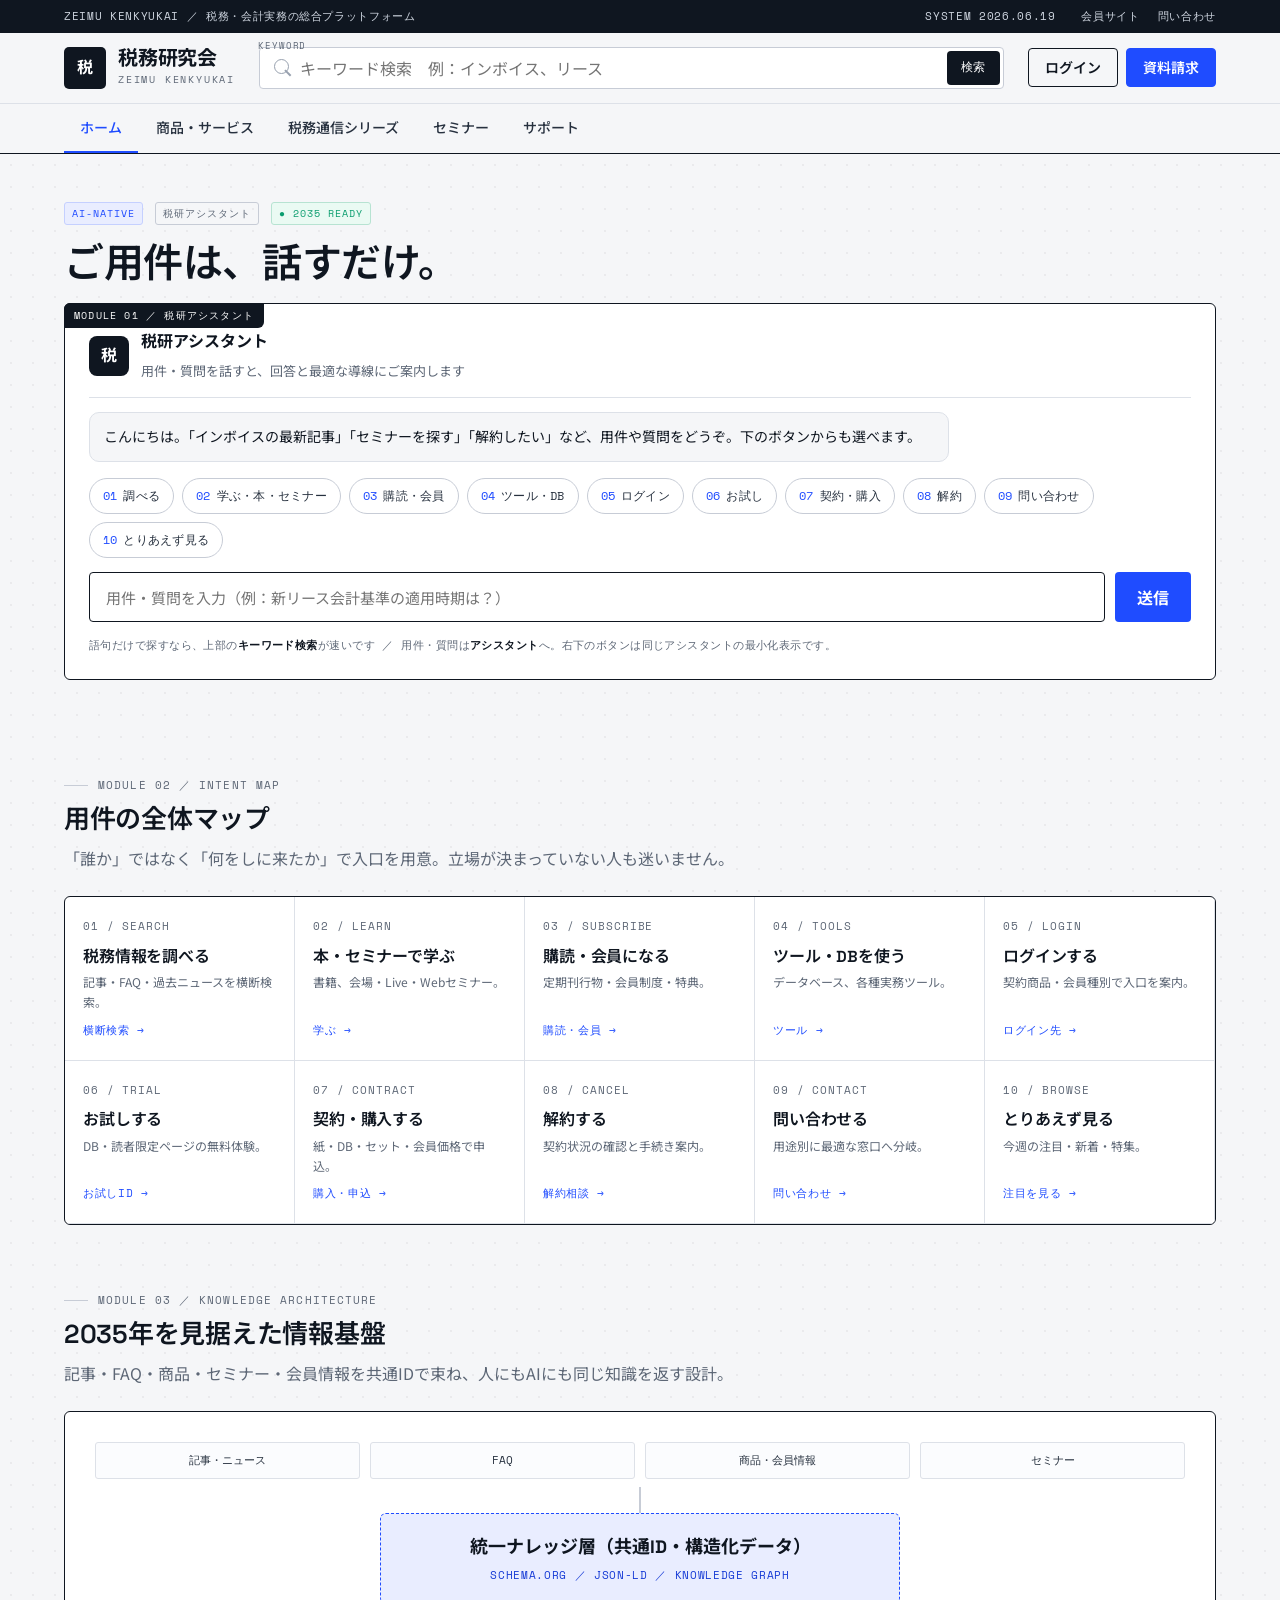
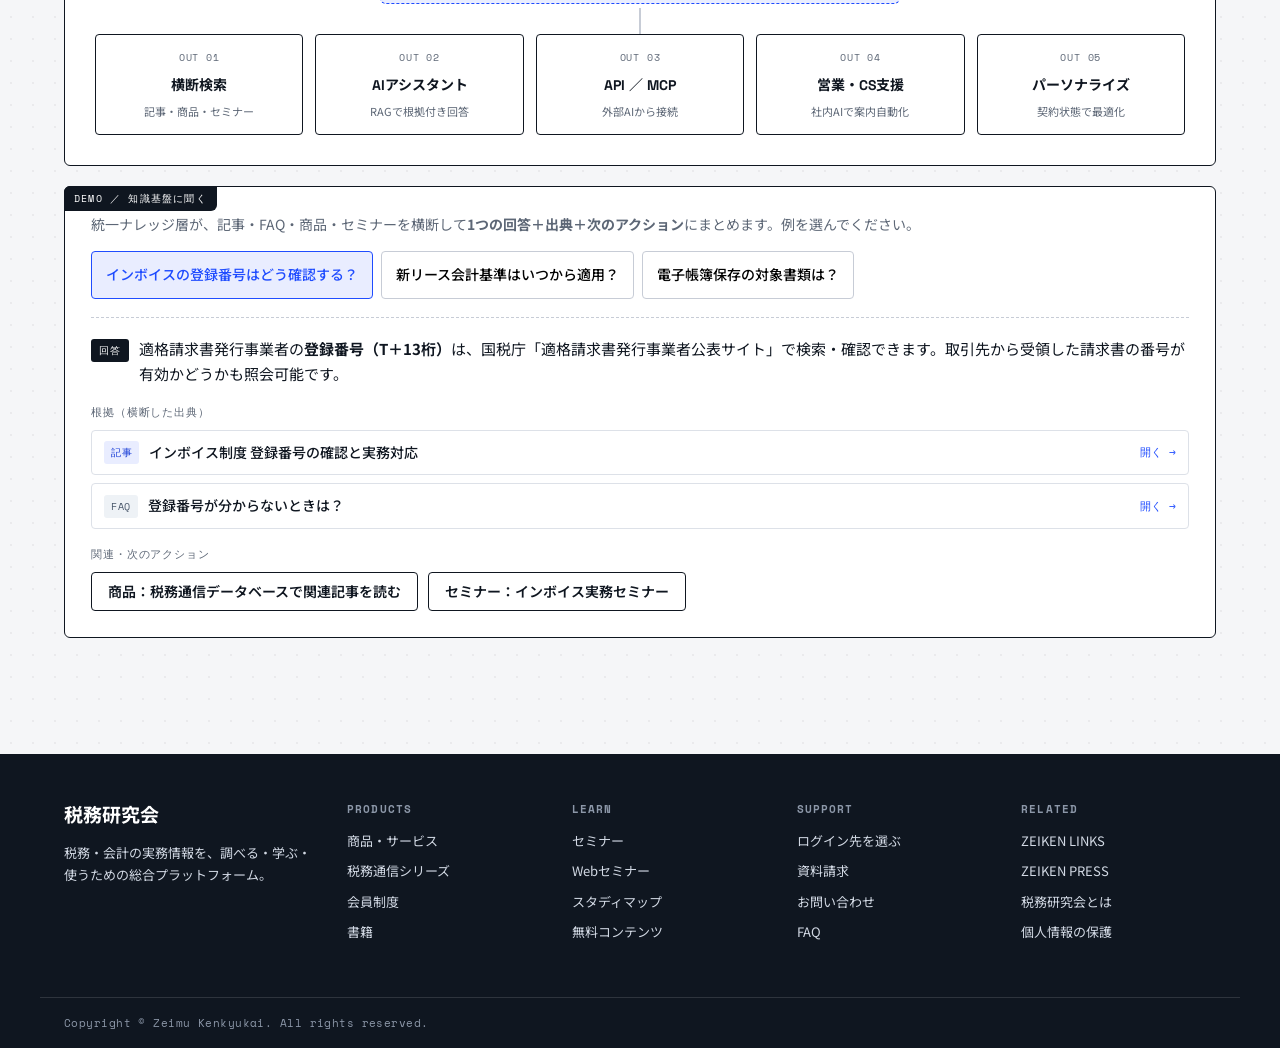
<file: index.html>
<!doctype html>
<html lang="ja">
<head>
<meta charset="utf-8">
<meta name="viewport" content="width=device-width,initial-scale=1">
<title>税務研究会</title>
<link rel="preconnect" href="https://fonts.googleapis.com">
<link rel="preconnect" href="https://fonts.gstatic.com" crossorigin>
<link href="https://fonts.googleapis.com/css2?family=Space+Grotesk:wght@400;500;600;700&family=Space+Mono:wght@400;700&family=Noto+Sans+JP:wght@400;500;600;700&display=swap" rel="stylesheet">
<link rel="stylesheet" href="styles.css">
</head>
<body>
<a href="#main" class="skip">メインコンテンツへ移動</a>
<div class="dateline"><div class="dateline-inner"><div>ZEIMU KENKYUKAI ／ 税務・会計実務の総合プラットフォーム</div><div>SYSTEM 2026.06.19 <a href="login.html">会員サイト</a><a href="contact.html">問い合わせ</a></div></div></div>
<header class="site-header">
  <div class="header-main">
    <a class="logo" href="index.html" aria-label="税務研究会 ホーム"><div class="logo-mark">税</div><div class="logo-text"><strong>税務研究会</strong><span>ZEIMU KENKYUKAI</span></div></a>
    <form class="header-search" action="search.html"><span class="kw-tag">KEYWORD</span><input type="search" placeholder="キーワード検索　例：インボイス、リース"><button class="search-submit">検索</button></form>
    <div class="header-actions"><a class="btn btn-secondary" href="login.html">ログイン</a><a class="btn btn-primary" href="contact.html">資料請求</a></div>
  </div>
  <nav class="navbar" aria-label="グローバルナビゲーション"><div class="nav-inner"><button class="mobile-menu" aria-controls="nav-links" aria-expanded="false">メニュー</button><div class="nav-links" id="nav-links"><a class="nav-link active" href="index.html">ホーム</a><a class="nav-link " href="products.html">商品・サービス</a><a class="nav-link " href="zeimu-tsushin.html">税務通信シリーズ</a><a class="nav-link " href="seminars.html">セミナー</a><a class="nav-link " href="contact.html">サポート</a></div></div></nav>
</header>
<main id="main">
<section class="console-wrap"><div class="container">
  <div class="console-head"><span class="annot acc">AI-NATIVE</span><span class="annot">税研アシスタント</span><span class="annot live">● 2035 READY</span></div>
  <div class="console-head"><h1>ご用件は、話すだけ。</h1></div>
  <div class="module assistant-hero" id="hero-assistant"><span class="module-tab">MODULE 01 ／ 税研アシスタント</span>
    <div class="ah-head"><span class="ah-ava">税</span><div><strong>税研アシスタント</strong><span class="ah-sub">用件・質問を話すと、回答と最適な導線にご案内します</span></div></div>
    <div class="ah-thread" id="ah-thread"><div class="ah-msg">こんにちは。「インボイスの最新記事」「セミナーを探す」「解約したい」など、用件や質問をどうぞ。下のボタンからも選べます。</div></div>
    <div class="intent-chips" id="intent-chips">
      <button class="chip" data-intent="search"><b>01</b>調べる</button>
      <button class="chip" data-intent="learn"><b>02</b>学ぶ・本・セミナー</button>
      <button class="chip" data-intent="subscribe"><b>03</b>購読・会員</button>
      <button class="chip" data-intent="tools"><b>04</b>ツール・DB</button>
      <button class="chip" data-intent="login"><b>05</b>ログイン</button>
      <button class="chip" data-intent="trial"><b>06</b>お試し</button>
      <button class="chip" data-intent="contract"><b>07</b>契約・購入</button>
      <button class="chip" data-intent="cancel"><b>08</b>解約</button>
      <button class="chip" data-intent="contact"><b>09</b>問い合わせ</button>
      <button class="chip" data-intent="browse"><b>10</b>とりあえず見る</button>
    </div>
    <div class="ah-input"><input id="ah-input" type="text" placeholder="用件・質問を入力（例：新リース会計基準の適用時期は？）"><button id="ah-send">送信</button></div>
    <p class="console-hint">語句だけで探すなら、上部の<strong>キーワード検索</strong>が速いです ／ 用件・質問は<strong>アシスタント</strong>へ。右下のボタンは同じアシスタントの最小化表示です。</p>
  </div>
</div></section>

<section class="section"><div class="container">
  <div class="section-title"><div><p class="kicker">MODULE 02 ／ INTENT MAP</p><h2>用件の全体マップ</h2><p>「誰か」ではなく「何をしに来たか」で入口を用意。立場が決まっていない人も迷いません。</p></div></div>
  <div class="intent-grid" id="intent-grid">
    <a class="intent-node" data-intent="search" href="search.html"><div class="ix">01 / SEARCH</div><h3>税務情報を調べる</h3><p>記事・FAQ・過去ニュースを横断検索。</p><div class="go">横断検索</div></a>
    <a class="intent-node" data-intent="learn" href="seminars.html"><div class="ix">02 / LEARN</div><h3>本・セミナーで学ぶ</h3><p>書籍、会場・Live・Webセミナー。</p><div class="go">学ぶ</div></a>
    <a class="intent-node" data-intent="subscribe" href="products.html"><div class="ix">03 / SUBSCRIBE</div><h3>購読・会員になる</h3><p>定期刊行物・会員制度・特典。</p><div class="go">購読・会員</div></a>
    <a class="intent-node" data-intent="tools" href="zeimu-tsushin.html"><div class="ix">04 / TOOLS</div><h3>ツール・DBを使う</h3><p>データベース、各種実務ツール。</p><div class="go">ツール</div></a>
    <a class="intent-node" data-intent="login" href="login.html"><div class="ix">05 / LOGIN</div><h3>ログインする</h3><p>契約商品・会員種別で入口を案内。</p><div class="go">ログイン先</div></a>
    <a class="intent-node" data-intent="trial" href="contact.html"><div class="ix">06 / TRIAL</div><h3>お試しする</h3><p>DB・読者限定ページの無料体験。</p><div class="go">お試しID</div></a>
    <a class="intent-node" data-intent="contract" href="zeimu-tsushin.html"><div class="ix">07 / CONTRACT</div><h3>契約・購入する</h3><p>紙・DB・セット・会員価格で申込。</p><div class="go">購入・申込</div></a>
    <a class="intent-node" data-intent="cancel" href="contact.html"><div class="ix">08 / CANCEL</div><h3>解約する</h3><p>契約状況の確認と手続き案内。</p><div class="go">解約相談</div></a>
    <a class="intent-node" data-intent="contact" href="contact.html"><div class="ix">09 / CONTACT</div><h3>問い合わせる</h3><p>用途別に最適な窓口へ分岐。</p><div class="go">問い合わせ</div></a>
    <a class="intent-node" data-intent="browse" href="search.html"><div class="ix">10 / BROWSE</div><h3>とりあえず見る</h3><p>今週の注目・新着・特集。</p><div class="go">注目を見る</div></a>
  </div>
</div></section>

<section class="section" style="padding-top:0"><div class="container">
  <div class="section-title"><div><p class="kicker">MODULE 03 ／ KNOWLEDGE ARCHITECTURE</p><h2>2035年を見据えた情報基盤</h2><p>記事・FAQ・商品・セミナー・会員情報を共通IDで束ね、人にもAIにも同じ知識を返す設計。</p></div></div>
  <div class="arch">
    <div class="arch-feed"><div>記事・ニュース</div><div>FAQ</div><div>商品・会員情報</div><div>セミナー</div></div>
    <div class="arch-pipe"></div>
    <div class="arch-core"><div class="t">統一ナレッジ層（共通ID・構造化データ）</div><div class="s">SCHEMA.ORG ／ JSON-LD ／ KNOWLEDGE GRAPH</div></div>
    <div class="arch-pipe"></div>
    <div class="arch-out">
      <div class="arch-card"><div class="ic">OUT 01</div><h4>横断検索</h4><p>記事・商品・セミナー</p></div>
      <div class="arch-card"><div class="ic">OUT 02</div><h4>AIアシスタント</h4><p>RAGで根拠付き回答</p></div>
      <div class="arch-card"><div class="ic">OUT 03</div><h4>API ／ MCP</h4><p>外部AIから接続</p></div>
      <div class="arch-card"><div class="ic">OUT 04</div><h4>営業・CS支援</h4><p>社内AIで案内自動化</p></div>
      <div class="arch-card"><div class="ic">OUT 05</div><h4>パーソナライズ</h4><p>契約状態で最適化</p></div>
    </div>
  </div>

  <div class="kb-demo module"><span class="module-tab">DEMO ／ 知識基盤に聞く</span>
    <p class="kb-lead">統一ナレッジ層が、記事・FAQ・商品・セミナーを横断して<strong>1つの回答＋出典＋次のアクション</strong>にまとめます。例を選んでください。</p>
    <div class="kb-qs" id="kb-qs">
      <button data-q="invoice" class="active">インボイスの登録番号はどう確認する？</button>
      <button data-q="lease">新リース会計基準はいつから適用？</button>
      <button data-q="ebook">電子帳簿保存の対象書類は？</button>
    </div>
    <div class="kb-card" id="kb-card">
      <div class="kb-answer"><span class="resp-badge">回答</span><div id="kb-answer-text">—</div></div>
      <div class="kb-block"><div class="kb-label">根拠（横断した出典）</div><div class="kb-sources" id="kb-src"></div></div>
      <div class="kb-block"><div class="kb-label">関連・次のアクション</div><div class="kb-related" id="kb-rel"></div></div>
    </div>
  </div>
</div></section>
</main>
<footer class="site-footer">
  <div class="footer-inner">
    <div><div class="footer-title">税務研究会</div><p style="color:#d2d9e4;margin:0;font-size:13px">税務・会計の実務情報を、調べる・学ぶ・使うための総合プラットフォーム。</p></div>
    <div class="footer-col"><h3>Products</h3><a href="products.html">商品・サービス</a><a href="zeimu-tsushin.html">税務通信シリーズ</a><a href="products.html#members">会員制度</a><a href="#">書籍</a></div>
    <div class="footer-col"><h3>Learn</h3><a href="seminars.html">セミナー</a><a href="seminars.html">Webセミナー</a><a href="#">スタディマップ</a><a href="#">無料コンテンツ</a></div>
    <div class="footer-col"><h3>Support</h3><a href="login.html">ログイン先を選ぶ</a><a href="contact.html">資料請求</a><a href="contact.html">お問い合わせ</a><a href="#">FAQ</a></div>
    <div class="footer-col"><h3>Related</h3><a href="#">ZEIKEN LINKS</a><a href="#">ZEIKEN PRESS</a><a href="#">税務研究会とは</a><a href="#">個人情報の保護</a></div>
  </div>
  <div class="footer-bottom">Copyright © Zeimu Kenkyukai. All rights reserved.</div>
</footer>
<div class="assistant-dock" id="assistant-dock">
  <div class="assistant-panel" id="assistant-panel">
    <div class="ap-head"><span class="dot"></span><strong>税研アシスタント</strong><span class="annot">BETA</span></div>
    <div class="ap-body" id="ap-body">
      <div class="ap-msg">こんにちは。ご用件を教えてください。記事の検索、商品の比較、ログイン先の確認、解約の相談などに対応します。</div>
      <div class="ap-quick"><button data-intent="search">記事を探す</button><button data-intent="login">ログインできない</button><button data-intent="trial">お試ししたい</button><button data-intent="cancel">解約したい</button></div>
    </div>
    <div class="ap-foot"><input id="ap-input" type="text" placeholder="メッセージを入力…"><button id="ap-send">送信</button></div>
  </div>
  <button class="assistant-launch" id="assistant-launch"><span class="dot"></span>アシスタント</button>
</div>
<script src="script.js"></script>
</body></html>
</file>
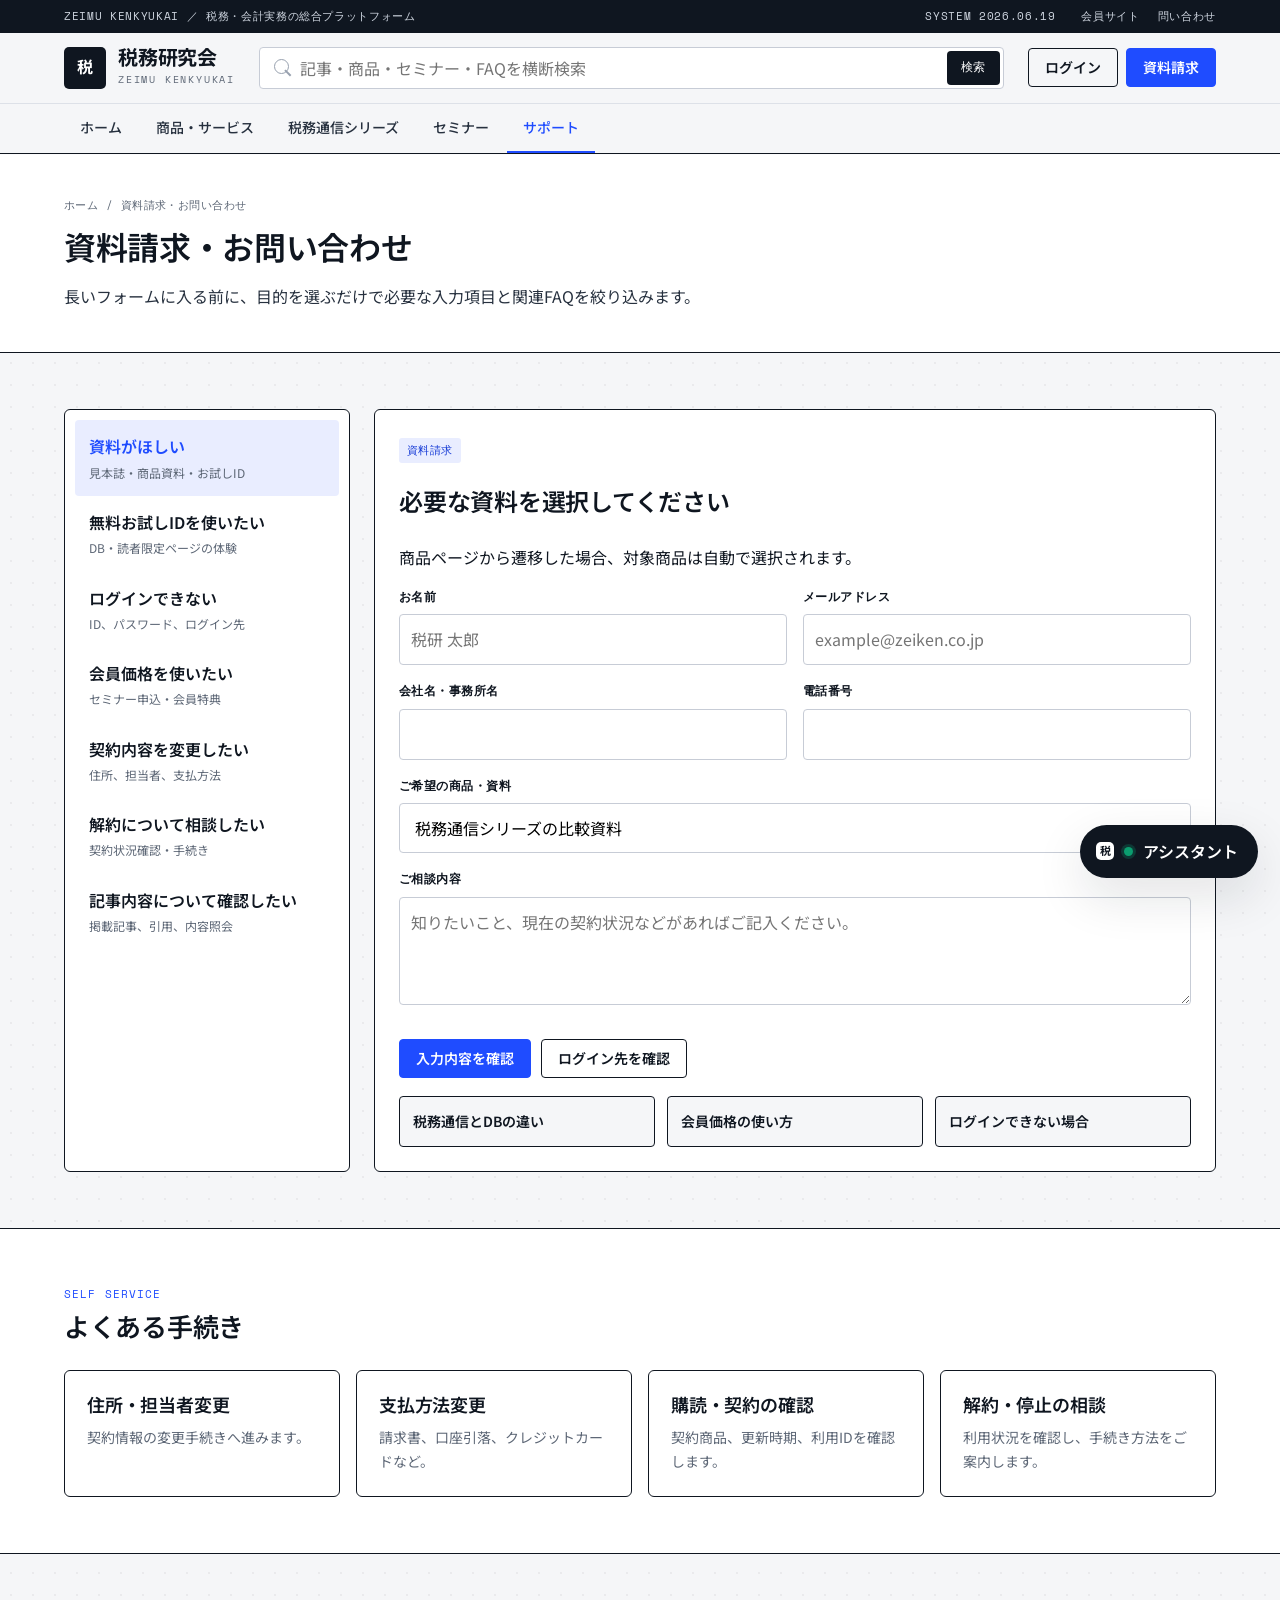
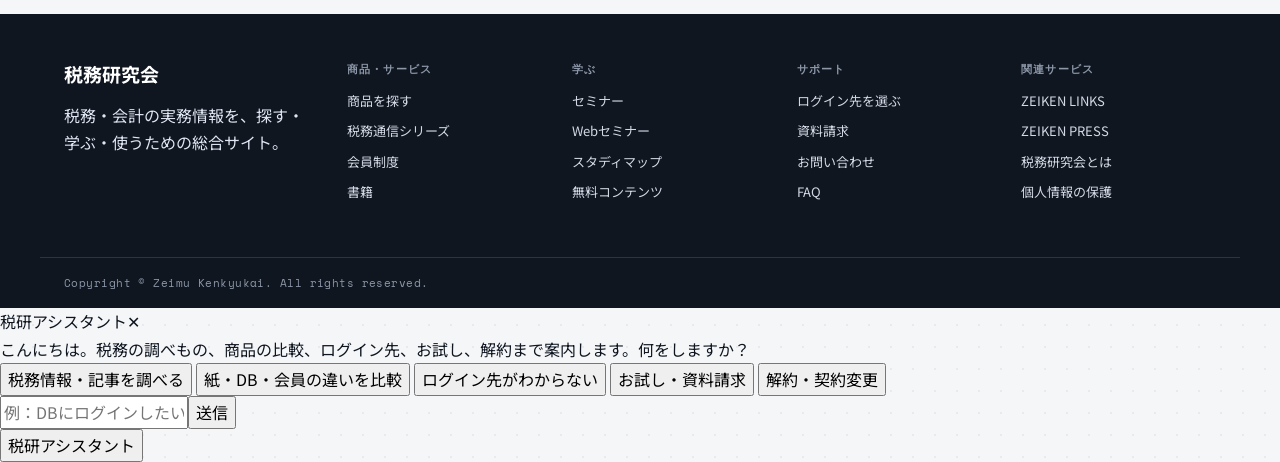
<file: contact.html>
<!doctype html>
<html lang="ja">
<head>
<meta charset="utf-8">
<meta name="viewport" content="width=device-width,initial-scale=1">
<title>税務研究会</title>
<link rel="preconnect" href="https://fonts.googleapis.com">
<link rel="preconnect" href="https://fonts.gstatic.com" crossorigin>
<link rel="preconnect" href="https://fonts.googleapis.com">
<link rel="preconnect" href="https://fonts.gstatic.com" crossorigin>
<link href="https://fonts.googleapis.com/css2?family=Space+Grotesk:wght@400;500;600;700&family=Space+Mono:wght@400;700&family=Noto+Sans+JP:wght@400;500;600;700&display=swap" rel="stylesheet">
<link rel="stylesheet" href="styles.css">
</head>
<body>
<a href="#main" class="skip">メインコンテンツへ移動</a>
<div class="dateline"><div class="dateline-inner"><div>ZEIMU KENKYUKAI ／ 税務・会計実務の総合プラットフォーム</div><div>SYSTEM 2026.06.19 <a href="login.html">会員サイト</a><a href="contact.html">問い合わせ</a></div></div></div><header class="site-header"><div class="header-main"><a class="logo" href="index.html" aria-label="税務研究会 ホーム"><div class="logo-mark">税</div><div class="logo-text"><strong>税務研究会</strong><span>ZEIMU KENKYUKAI</span></div></a><form class="header-search" action="search.html"><input type="search" placeholder="記事・商品・セミナー・FAQを横断検索"><button class="search-submit">検索</button></form><div class="header-actions"><a class="btn btn-secondary" href="login.html">ログイン</a><a class="btn btn-primary" href="contact.html">資料請求</a></div></div><nav class="navbar" aria-label="グローバルナビゲーション"><div class="nav-inner"><button class="mobile-menu" aria-controls="nav-links" aria-expanded="false">メニュー</button><div class="nav-links" id="nav-links"><a class="nav-link" href="index.html">ホーム</a><a class="nav-link" href="products.html">商品・サービス</a><a class="nav-link" href="zeimu-tsushin.html">税務通信シリーズ</a><a class="nav-link" href="seminars.html">セミナー</a><a class="nav-link active" href="contact.html">サポート</a></div></div></nav></header>
<main id="main">
<section class="page-hero"><div class="page-hero-inner"><div class="breadcrumb">ホーム / 資料請求・お問い合わせ</div><h1>資料請求・お問い合わせ</h1><p>長いフォームに入る前に、目的を選ぶだけで必要な入力項目と関連FAQを絞り込みます。</p></div></section>
<section class="section"><div class="container form-shell"><aside class="purpose-list" data-purpose><button class="purpose-btn active" data-purpose-id="document">資料がほしい<span>見本誌・商品資料・お試しID</span></button><button class="purpose-btn" data-purpose-id="trial">無料お試しIDを使いたい<span>DB・読者限定ページの体験</span></button><button class="purpose-btn" data-purpose-id="login">ログインできない<span>ID、パスワード、ログイン先</span></button><button class="purpose-btn" data-purpose-id="memberprice">会員価格を使いたい<span>セミナー申込・会員特典</span></button><button class="purpose-btn" data-purpose-id="contract">契約内容を変更したい<span>住所、担当者、支払方法</span></button><button class="purpose-btn" data-purpose-id="cancel">解約について相談したい<span>契約状況確認・手続き</span></button><button class="purpose-btn" data-purpose-id="article">記事内容について確認したい<span>掲載記事、引用、内容照会</span></button></aside><div class="form-card"><div id="purpose-title"><span class="tag tag-red">資料請求</span><h2>必要な資料を選択してください</h2><p>商品ページから遷移した場合、対象商品は自動で選択されます。</p></div><form class="field-grid"><div class="field"><label>お名前</label><input placeholder="税研 太郎"></div><div class="field"><label>メールアドレス</label><input placeholder="example@zeiken.co.jp"></div><div class="field"><label>会社名・事務所名</label><input></div><div class="field"><label>電話番号</label><input></div><div class="field full"><label>ご希望の商品・資料</label><select><option>税務通信シリーズの比較資料</option><option>週刊 税務通信 見本誌</option><option>税務通信データベース お試しID</option><option>会員制度の資料</option><option>セミナー資料</option></select></div><div class="field full"><label>ご相談内容</label><textarea placeholder="知りたいこと、現在の契約状況などがあればご記入ください。"></textarea></div><div class="full inline-actions"><button class="btn btn-primary" type="button">入力内容を確認</button><a class="btn btn-secondary" href="login.html">ログイン先を確認</a></div></form><div class="faq-strip"><a class="faq-link">税務通信とDBの違い</a><a class="faq-link">会員価格の使い方</a><a class="faq-link">ログインできない場合</a></div></div></div></section>
<section class="section product-strip"><div class="container"><div class="section-title"><div><div class="eyebrow">Self service</div><h2>よくある手続き</h2></div></div><div class="cards cards-4"><a class="card"><h3>住所・担当者変更</h3><p>契約情報の変更手続きへ進みます。</p></a><a class="card"><h3>支払方法変更</h3><p>請求書、口座引落、クレジットカードなど。</p></a><a class="card"><h3>購読・契約の確認</h3><p>契約商品、更新時期、利用IDを確認します。</p></a><a class="card"><h3>解約・停止の相談</h3><p>利用状況を確認し、手続き方法をご案内します。</p></a></div></div></section>
</main>
<footer class="site-footer">
  <div class="footer-inner">
    <div><div class="footer-title">税務研究会</div><p style="color:#dfe6f3;margin:0">税務・会計の実務情報を、探す・学ぶ・使うための総合サイト。</p></div>
    <div class="footer-col"><h3>商品・サービス</h3><a href="products.html">商品を探す</a><a href="zeimu-tsushin.html">税務通信シリーズ</a><a href="products.html#members">会員制度</a><a href="#">書籍</a></div>
    <div class="footer-col"><h3>学ぶ</h3><a href="seminars.html">セミナー</a><a href="seminars.html">Webセミナー</a><a href="#">スタディマップ</a><a href="#">無料コンテンツ</a></div>
    <div class="footer-col"><h3>サポート</h3><a href="login.html">ログイン先を選ぶ</a><a href="contact.html">資料請求</a><a href="contact.html">お問い合わせ</a><a href="#">FAQ</a></div>
    <div class="footer-col"><h3>関連サービス</h3><a href="#">ZEIKEN LINKS</a><a href="#">ZEIKEN PRESS</a><a href="#">税務研究会とは</a><a href="#">個人情報の保護</a></div>
  </div>
  <div class="footer-bottom">Copyright © Zeimu Kenkyukai. All rights reserved.</div>
</footer>
<div class="ai-dock" id="ai-dock">
  <div class="ai-panel" id="ai-panel">
    <div class="ai-phead"><span class="pulse"></span>税研アシスタント<span class="x" id="ai-close">✕</span></div>
    <div class="ai-pbody"><div class="ai-msg">こんにちは。税務の調べもの、商品の比較、ログイン先、お試し、解約まで案内します。何をしますか？</div>
      <div class="ai-sug">
        <button data-go="search.html">税務情報・記事を調べる</button>
        <button data-go="zeimu-tsushin.html">紙・DB・会員の違いを比較</button>
        <button data-go="login.html">ログイン先がわからない</button>
        <button data-go="contact.html">お試し・資料請求</button>
        <button data-go="contact.html">解約・契約変更</button>
      </div>
    </div>
    <div class="ai-pfoot"><input id="ai-input" type="text" placeholder="例：DBにログインしたい"><button id="ai-send">送信</button></div>
  </div>
  <button class="ai-fab" id="ai-fab"><span class="pulse"></span>税研アシスタント</button>
</div>
<div class="assistant-dock" id="assistant-dock">
  <div class="assistant-panel" id="assistant-panel">
    <div class="ap-head"><span class="dot"></span><strong>税研アシスタント</strong><span class="annot">BETA</span></div>
    <div class="ap-body" id="ap-body">
      <div class="ap-msg">こんにちは。ご用件を教えてください。記事の検索、商品の比較、ログイン先の確認、解約の相談などに対応します。</div>
      <div class="ap-quick"><button data-intent="search">記事を探す</button><button data-intent="login">ログインできない</button><button data-intent="trial">お試ししたい</button><button data-intent="cancel">解約したい</button></div>
    </div>
    <div class="ap-foot"><input id="ap-input" type="text" placeholder="メッセージを入力…"><button id="ap-send">送信</button></div>
  </div>
  <button class="assistant-launch" id="assistant-launch"><span class="dot"></span>アシスタント</button>
</div>
<script src="script.js"></script>
</body></html>
</file>
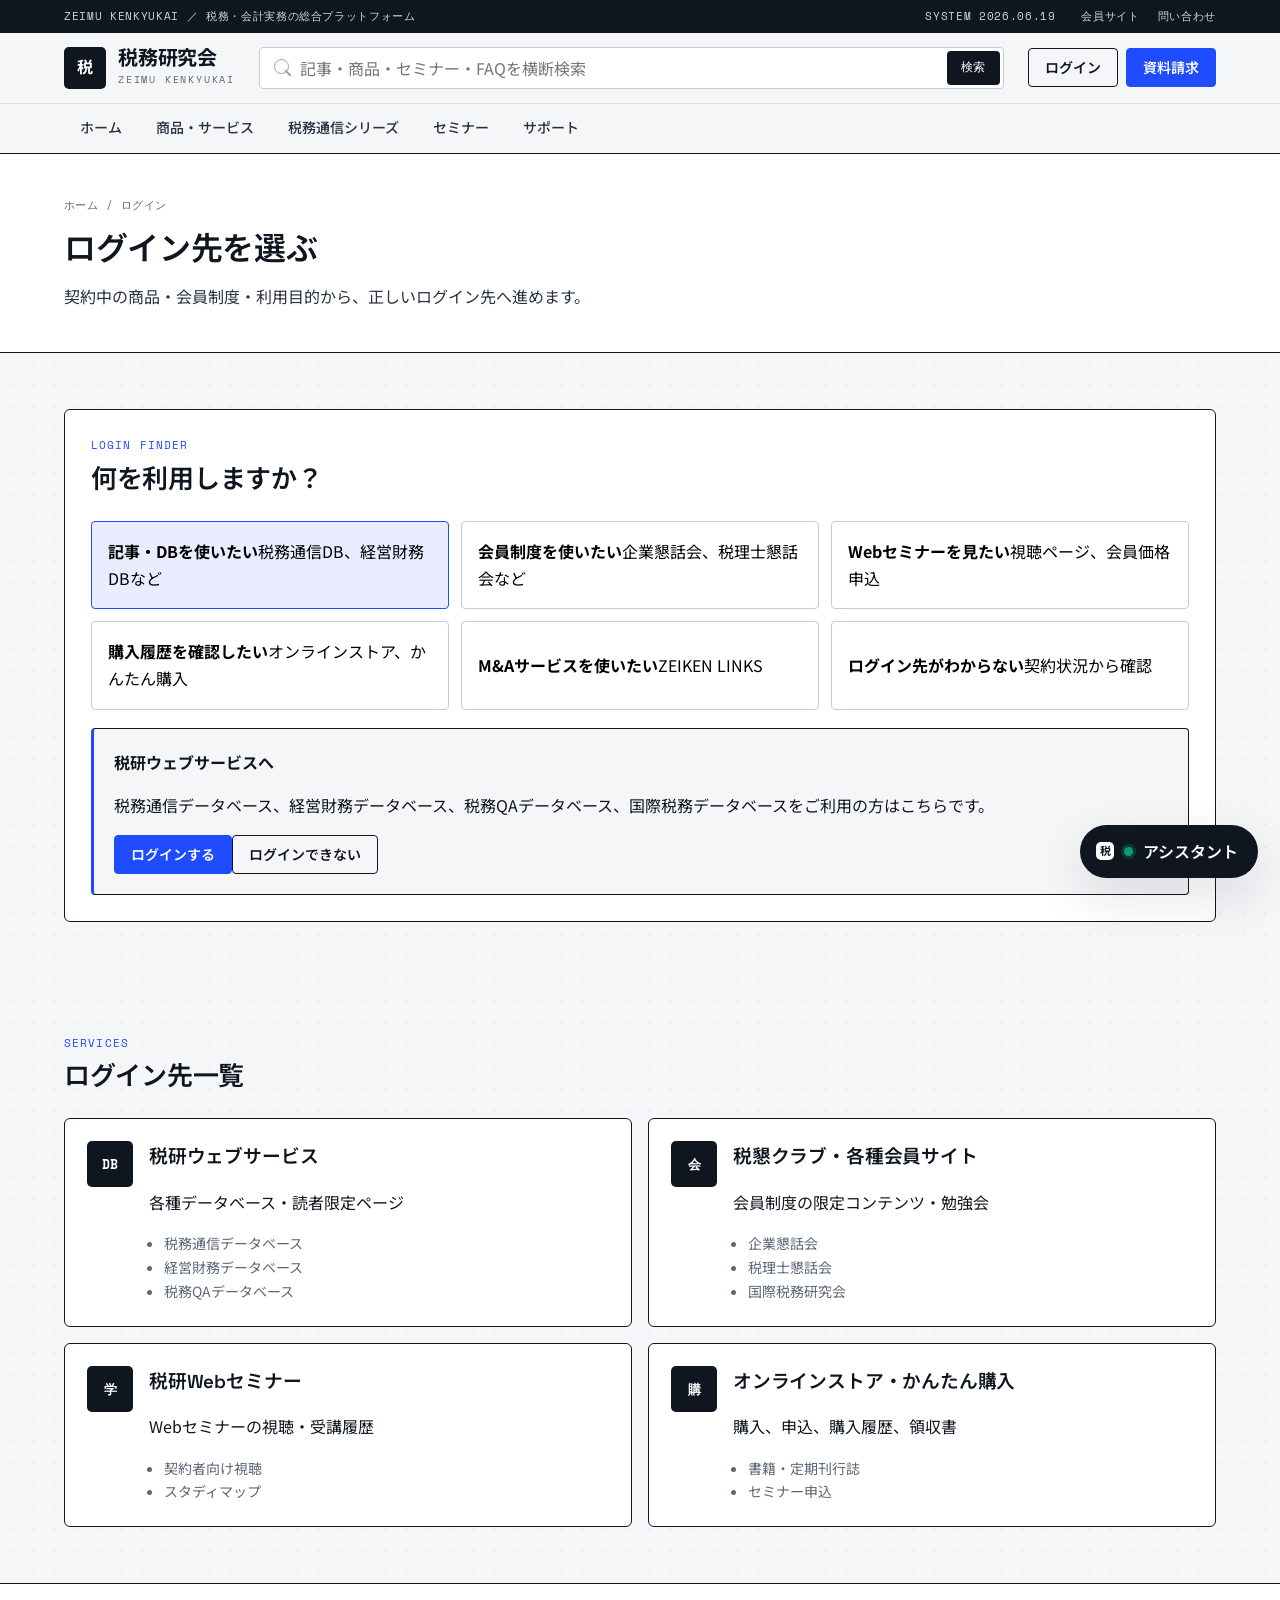
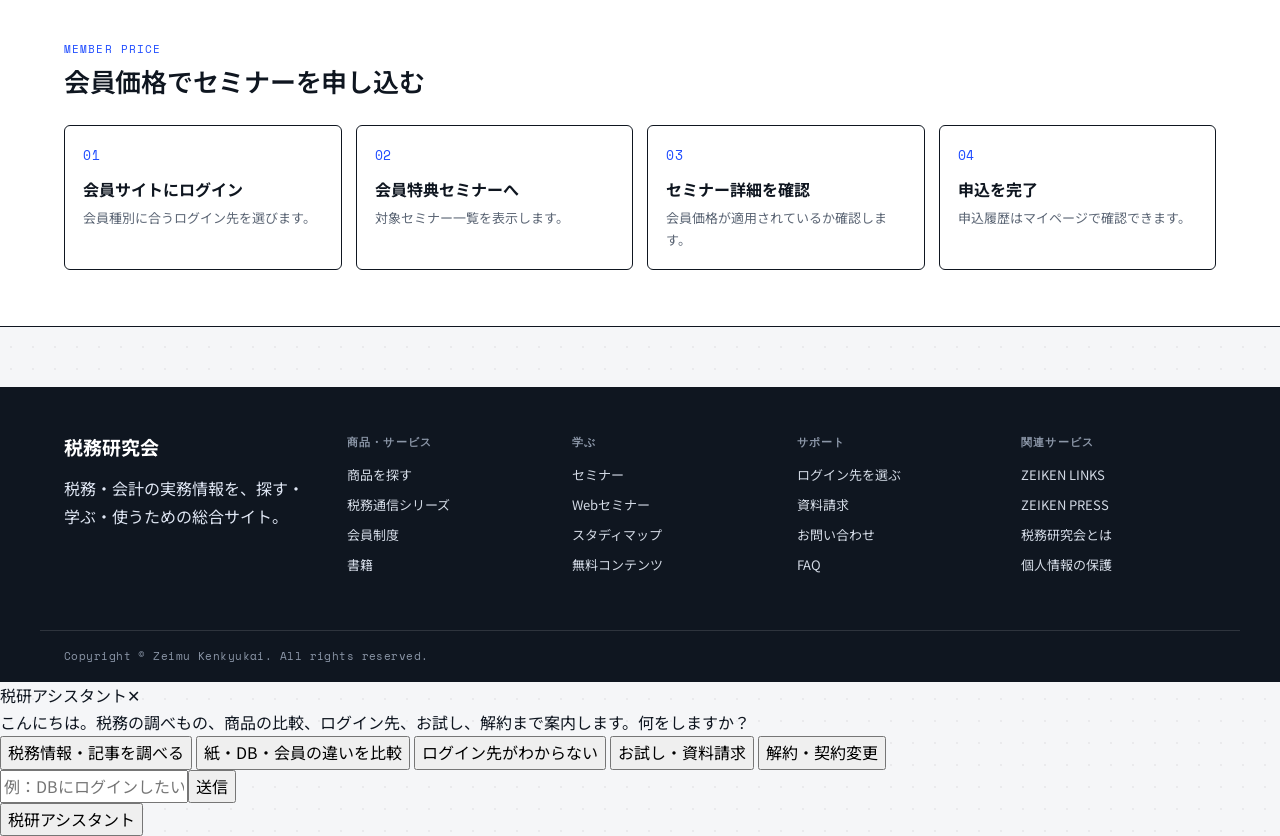
<file: login.html>
<!doctype html>
<html lang="ja">
<head>
<meta charset="utf-8">
<meta name="viewport" content="width=device-width,initial-scale=1">
<title>税務研究会</title>
<link rel="preconnect" href="https://fonts.googleapis.com">
<link rel="preconnect" href="https://fonts.gstatic.com" crossorigin>
<link rel="preconnect" href="https://fonts.googleapis.com">
<link rel="preconnect" href="https://fonts.gstatic.com" crossorigin>
<link href="https://fonts.googleapis.com/css2?family=Space+Grotesk:wght@400;500;600;700&family=Space+Mono:wght@400;700&family=Noto+Sans+JP:wght@400;500;600;700&display=swap" rel="stylesheet">
<link rel="stylesheet" href="styles.css">
</head>
<body>
<a href="#main" class="skip">メインコンテンツへ移動</a>
<div class="dateline"><div class="dateline-inner"><div>ZEIMU KENKYUKAI ／ 税務・会計実務の総合プラットフォーム</div><div>SYSTEM 2026.06.19 <a href="login.html">会員サイト</a><a href="contact.html">問い合わせ</a></div></div></div><header class="site-header"><div class="header-main"><a class="logo" href="index.html" aria-label="税務研究会 ホーム"><div class="logo-mark">税</div><div class="logo-text"><strong>税務研究会</strong><span>ZEIMU KENKYUKAI</span></div></a><form class="header-search" action="search.html"><input type="search" placeholder="記事・商品・セミナー・FAQを横断検索"><button class="search-submit">検索</button></form><div class="header-actions"><a class="btn btn-secondary" href="login.html">ログイン</a><a class="btn btn-primary" href="contact.html">資料請求</a></div></div><nav class="navbar" aria-label="グローバルナビゲーション"><div class="nav-inner"><button class="mobile-menu" aria-controls="nav-links" aria-expanded="false">メニュー</button><div class="nav-links" id="nav-links"><a class="nav-link" href="index.html">ホーム</a><a class="nav-link" href="products.html">商品・サービス</a><a class="nav-link" href="zeimu-tsushin.html">税務通信シリーズ</a><a class="nav-link" href="seminars.html">セミナー</a><a class="nav-link" href="contact.html">サポート</a></div></div></nav></header>
<main id="main">
<section class="page-hero"><div class="page-hero-inner"><div class="breadcrumb">ホーム / ログイン</div><h1>ログイン先を選ぶ</h1><p>契約中の商品・会員制度・利用目的から、正しいログイン先へ進めます。</p></div></section>
<section class="section"><div class="container"><div class="route-finder"><div class="section-title"><div><div class="eyebrow">Login finder</div><h2>何を利用しますか？</h2></div></div><div class="route-options" data-routes><button class="route-option active" data-route="db"><strong>記事・DBを使いたい</strong><span>税務通信DB、経営財務DBなど</span></button><button class="route-option" data-route="club"><strong>会員制度を使いたい</strong><span>企業懇話会、税理士懇話会など</span></button><button class="route-option" data-route="seminar"><strong>Webセミナーを見たい</strong><span>視聴ページ、会員価格申込</span></button><button class="route-option" data-route="store"><strong>購入履歴を確認したい</strong><span>オンラインストア、かんたん購入</span></button><button class="route-option" data-route="links"><strong>M&Aサービスを使いたい</strong><span>ZEIKEN LINKS</span></button><button class="route-option" data-route="unknown"><strong>ログイン先がわからない</strong><span>契約状況から確認</span></button></div><div class="route-result" id="route-result"><strong>税研ウェブサービスへ</strong><p>税務通信データベース、経営財務データベース、税務QAデータベース、国際税務データベースをご利用の方はこちらです。</p><a class="btn btn-primary" href="#">ログインする</a><a class="btn btn-secondary" href="contact.html">ログインできない</a></div></div></div></section>
<section class="section"><div class="container"><div class="section-title"><div><div class="eyebrow">Services</div><h2>ログイン先一覧</h2></div></div><div class="login-grid"><a class="login-card"><span class="login-badge">DB</span><span><h3>税研ウェブサービス</h3><p>各種データベース・読者限定ページ</p><ul><li>税務通信データベース</li><li>経営財務データベース</li><li>税務QAデータベース</li></ul></span></a><a class="login-card"><span class="login-badge">会</span><span><h3>税懇クラブ・各種会員サイト</h3><p>会員制度の限定コンテンツ・勉強会</p><ul><li>企業懇話会</li><li>税理士懇話会</li><li>国際税務研究会</li></ul></span></a><a class="login-card"><span class="login-badge">学</span><span><h3>税研Webセミナー</h3><p>Webセミナーの視聴・受講履歴</p><ul><li>契約者向け視聴</li><li>スタディマップ</li></ul></span></a><a class="login-card"><span class="login-badge">購</span><span><h3>オンラインストア・かんたん購入</h3><p>購入、申込、購入履歴、領収書</p><ul><li>書籍・定期刊行誌</li><li>セミナー申込</li></ul></span></a></div></div></section>
<section class="section product-strip"><div class="container"><div class="section-title"><div><div class="eyebrow">Member price</div><h2>会員価格でセミナーを申し込む</h2></div></div><div class="steps"><div class="step"><strong>会員サイトにログイン</strong><p>会員種別に合うログイン先を選びます。</p></div><div class="step"><strong>会員特典セミナーへ</strong><p>対象セミナー一覧を表示します。</p></div><div class="step"><strong>セミナー詳細を確認</strong><p>会員価格が適用されているか確認します。</p></div><div class="step"><strong>申込を完了</strong><p>申込履歴はマイページで確認できます。</p></div></div></div></section>
</main>
<footer class="site-footer">
  <div class="footer-inner">
    <div><div class="footer-title">税務研究会</div><p style="color:#dfe6f3;margin:0">税務・会計の実務情報を、探す・学ぶ・使うための総合サイト。</p></div>
    <div class="footer-col"><h3>商品・サービス</h3><a href="products.html">商品を探す</a><a href="zeimu-tsushin.html">税務通信シリーズ</a><a href="products.html#members">会員制度</a><a href="#">書籍</a></div>
    <div class="footer-col"><h3>学ぶ</h3><a href="seminars.html">セミナー</a><a href="seminars.html">Webセミナー</a><a href="#">スタディマップ</a><a href="#">無料コンテンツ</a></div>
    <div class="footer-col"><h3>サポート</h3><a href="login.html">ログイン先を選ぶ</a><a href="contact.html">資料請求</a><a href="contact.html">お問い合わせ</a><a href="#">FAQ</a></div>
    <div class="footer-col"><h3>関連サービス</h3><a href="#">ZEIKEN LINKS</a><a href="#">ZEIKEN PRESS</a><a href="#">税務研究会とは</a><a href="#">個人情報の保護</a></div>
  </div>
  <div class="footer-bottom">Copyright © Zeimu Kenkyukai. All rights reserved.</div>
</footer>
<div class="ai-dock" id="ai-dock">
  <div class="ai-panel" id="ai-panel">
    <div class="ai-phead"><span class="pulse"></span>税研アシスタント<span class="x" id="ai-close">✕</span></div>
    <div class="ai-pbody"><div class="ai-msg">こんにちは。税務の調べもの、商品の比較、ログイン先、お試し、解約まで案内します。何をしますか？</div>
      <div class="ai-sug">
        <button data-go="search.html">税務情報・記事を調べる</button>
        <button data-go="zeimu-tsushin.html">紙・DB・会員の違いを比較</button>
        <button data-go="login.html">ログイン先がわからない</button>
        <button data-go="contact.html">お試し・資料請求</button>
        <button data-go="contact.html">解約・契約変更</button>
      </div>
    </div>
    <div class="ai-pfoot"><input id="ai-input" type="text" placeholder="例：DBにログインしたい"><button id="ai-send">送信</button></div>
  </div>
  <button class="ai-fab" id="ai-fab"><span class="pulse"></span>税研アシスタント</button>
</div>
<div class="assistant-dock" id="assistant-dock">
  <div class="assistant-panel" id="assistant-panel">
    <div class="ap-head"><span class="dot"></span><strong>税研アシスタント</strong><span class="annot">BETA</span></div>
    <div class="ap-body" id="ap-body">
      <div class="ap-msg">こんにちは。ご用件を教えてください。記事の検索、商品の比較、ログイン先の確認、解約の相談などに対応します。</div>
      <div class="ap-quick"><button data-intent="search">記事を探す</button><button data-intent="login">ログインできない</button><button data-intent="trial">お試ししたい</button><button data-intent="cancel">解約したい</button></div>
    </div>
    <div class="ap-foot"><input id="ap-input" type="text" placeholder="メッセージを入力…"><button id="ap-send">送信</button></div>
  </div>
  <button class="assistant-launch" id="assistant-launch"><span class="dot"></span>アシスタント</button>
</div>
<script src="script.js"></script>
</body></html>
</file>
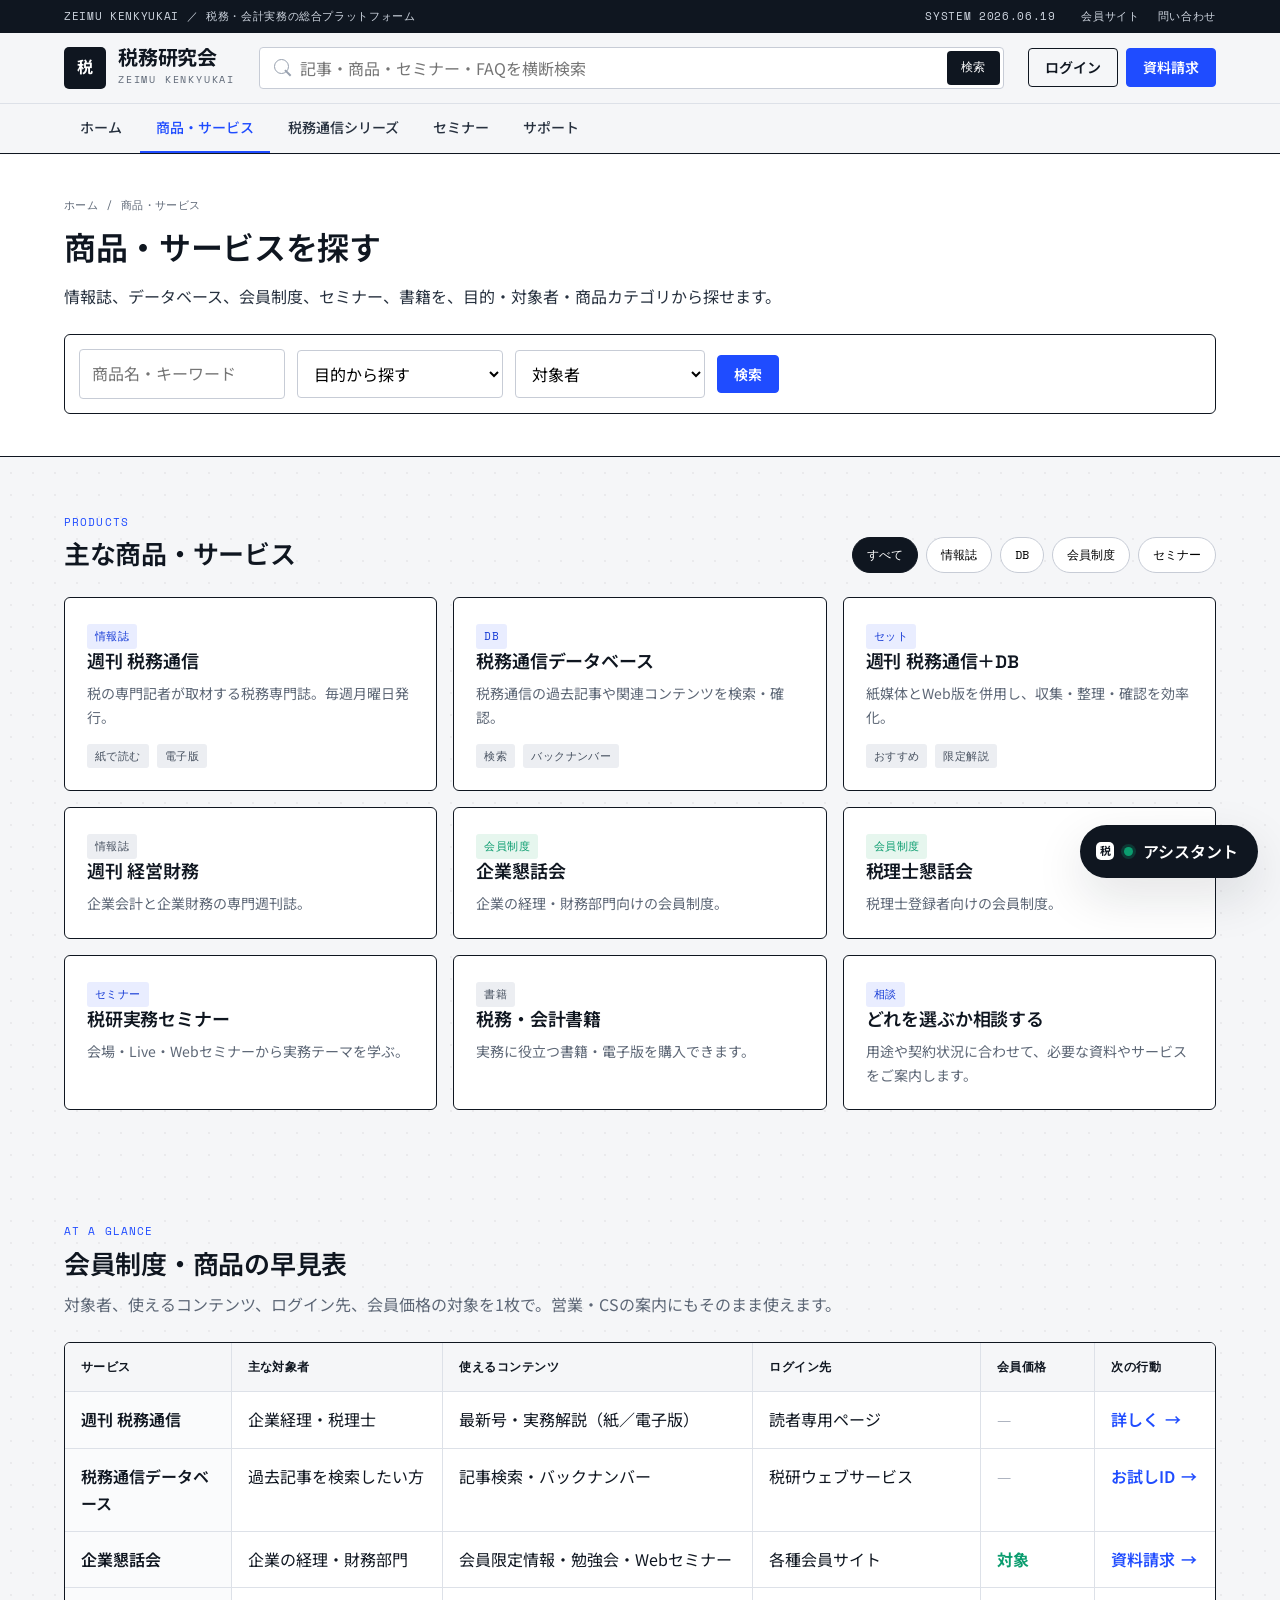
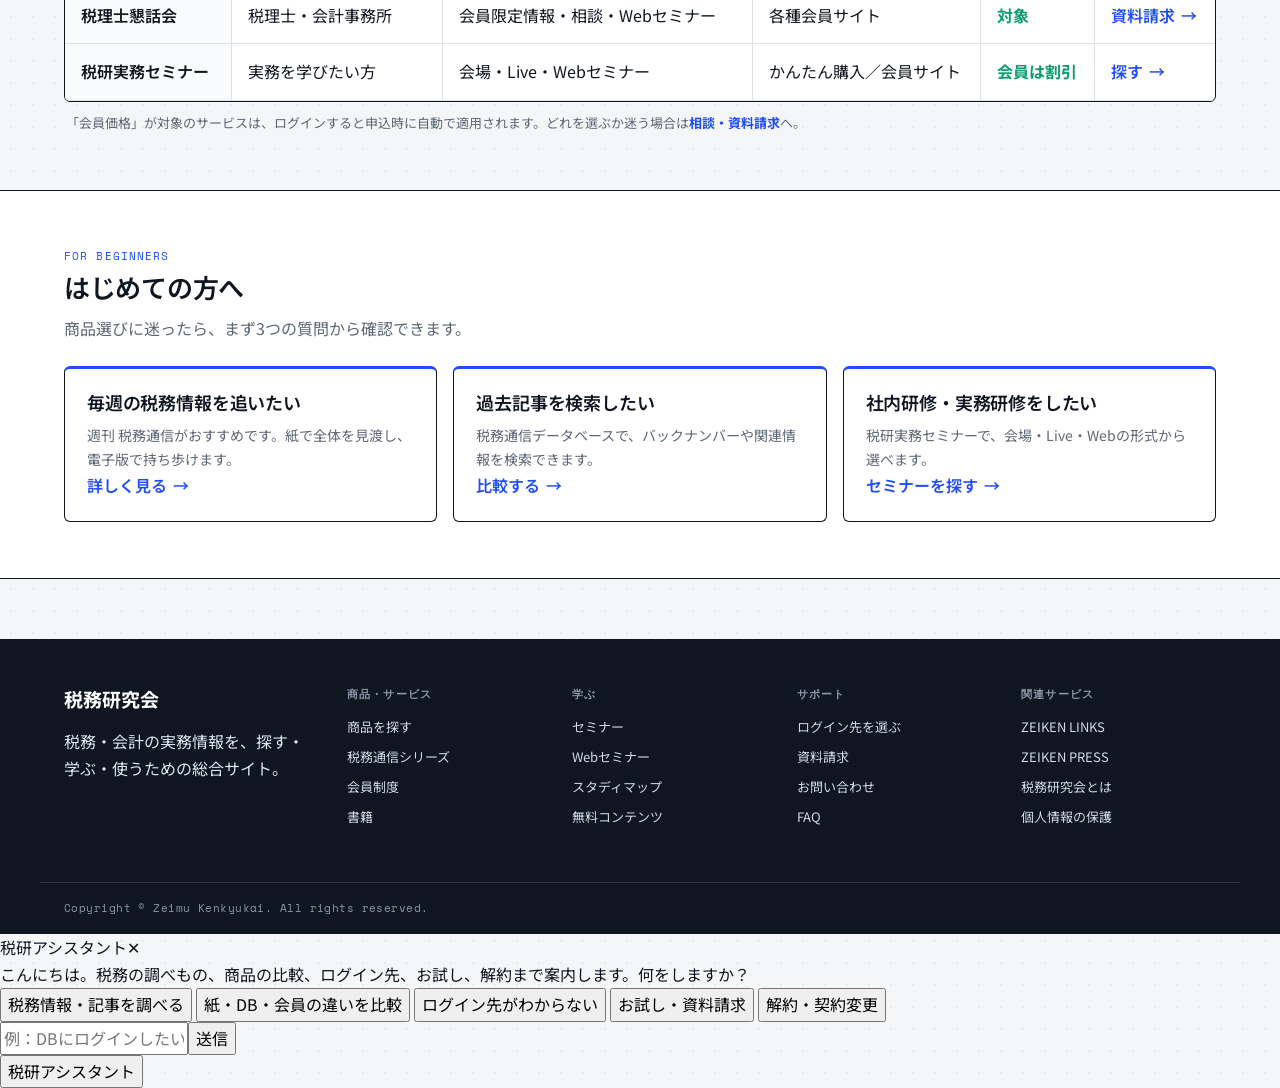
<file: products.html>
<!doctype html>
<html lang="ja">
<head>
<meta charset="utf-8">
<meta name="viewport" content="width=device-width,initial-scale=1">
<title>税務研究会</title>
<link rel="preconnect" href="https://fonts.googleapis.com">
<link rel="preconnect" href="https://fonts.gstatic.com" crossorigin>
<link rel="preconnect" href="https://fonts.googleapis.com">
<link rel="preconnect" href="https://fonts.gstatic.com" crossorigin>
<link href="https://fonts.googleapis.com/css2?family=Space+Grotesk:wght@400;500;600;700&family=Space+Mono:wght@400;700&family=Noto+Sans+JP:wght@400;500;600;700&display=swap" rel="stylesheet">
<link rel="stylesheet" href="styles.css">
</head>
<body>
<a href="#main" class="skip">メインコンテンツへ移動</a>
<div class="dateline"><div class="dateline-inner"><div>ZEIMU KENKYUKAI ／ 税務・会計実務の総合プラットフォーム</div><div>SYSTEM 2026.06.19 <a href="login.html">会員サイト</a><a href="contact.html">問い合わせ</a></div></div></div><header class="site-header"><div class="header-main"><a class="logo" href="index.html" aria-label="税務研究会 ホーム"><div class="logo-mark">税</div><div class="logo-text"><strong>税務研究会</strong><span>ZEIMU KENKYUKAI</span></div></a><form class="header-search" action="search.html"><input type="search" placeholder="記事・商品・セミナー・FAQを横断検索"><button class="search-submit">検索</button></form><div class="header-actions"><a class="btn btn-secondary" href="login.html">ログイン</a><a class="btn btn-primary" href="contact.html">資料請求</a></div></div><nav class="navbar" aria-label="グローバルナビゲーション"><div class="nav-inner"><button class="mobile-menu" aria-controls="nav-links" aria-expanded="false">メニュー</button><div class="nav-links" id="nav-links"><a class="nav-link" href="index.html">ホーム</a><a class="nav-link active" href="products.html">商品・サービス</a><a class="nav-link" href="zeimu-tsushin.html">税務通信シリーズ</a><a class="nav-link" href="seminars.html">セミナー</a><a class="nav-link" href="contact.html">サポート</a></div></div></nav></header>
<main id="main">
<section class="page-hero"><div class="page-hero-inner"><div class="breadcrumb">ホーム / 商品・サービス</div><h1>商品・サービスを探す</h1><p>情報誌、データベース、会員制度、セミナー、書籍を、目的・対象者・商品カテゴリから探せます。</p><div class="toolbar"><input placeholder="商品名・キーワード"><select><option>目的から探す</option><option>最新情報を読みたい</option><option>過去記事を検索したい</option><option>研修を受けたい</option></select><select><option>対象者</option><option>企業経理・財務</option><option>税理士・会計事務所</option><option>はじめての方</option></select><button class="btn btn-primary">検索</button></div></div></section>

<section class="section"><div class="container"><div class="section-title"><div><div class="eyebrow">Products</div><h2>主な商品・サービス</h2></div><div class="filter-chips"><button class="filter-chip active">すべて</button><button class="filter-chip">情報誌</button><button class="filter-chip">DB</button><button class="filter-chip">会員制度</button><button class="filter-chip">セミナー</button></div></div><div class="cards"><a class="card" href="zeimu-tsushin.html"><div class="tag tag-red">情報誌</div><h3>週刊 税務通信</h3><p>税の専門記者が取材する税務専門誌。毎週月曜日発行。</p><div class="meta"><span class="tag">紙で読む</span><span class="tag">電子版</span></div></a><a class="card" href="zeimu-tsushin.html"><div class="tag tag-blue">DB</div><h3>税務通信データベース</h3><p>税務通信の過去記事や関連コンテンツを検索・確認。</p><div class="meta"><span class="tag">検索</span><span class="tag">バックナンバー</span></div></a><a class="card" href="zeimu-tsushin.html"><div class="tag tag-red">セット</div><h3>週刊 税務通信＋DB</h3><p>紙媒体とWeb版を併用し、収集・整理・確認を効率化。</p><div class="meta"><span class="tag">おすすめ</span><span class="tag">限定解説</span></div></a><a class="card"><div class="tag">情報誌</div><h3>週刊 経営財務</h3><p>企業会計と企業財務の専門週刊誌。</p></a><a class="card" id="members"><div class="tag tag-green">会員制度</div><h3>企業懇話会</h3><p>企業の経理・財務部門向けの会員制度。</p></a><a class="card"><div class="tag tag-green">会員制度</div><h3>税理士懇話会</h3><p>税理士登録者向けの会員制度。</p></a><a class="card" href="seminars.html"><div class="tag tag-blue">セミナー</div><h3>税研実務セミナー</h3><p>会場・Live・Webセミナーから実務テーマを学ぶ。</p></a><a class="card"><div class="tag">書籍</div><h3>税務・会計書籍</h3><p>実務に役立つ書籍・電子版を購入できます。</p></a><a class="card" href="contact.html"><div class="tag tag-red">相談</div><h3>どれを選ぶか相談する</h3><p>用途や契約状況に合わせて、必要な資料やサービスをご案内します。</p></a></div></div></section>
<section class="section"><div class="container"><div class="section-title"><div><div class="eyebrow">At a glance</div><h2>会員制度・商品の早見表</h2><p>対象者、使えるコンテンツ、ログイン先、会員価格の対象を1枚で。営業・CSの案内にもそのまま使えます。</p></div></div>
<div class="table-wrap"><table class="compare-table"><thead><tr><th>サービス</th><th>主な対象者</th><th>使えるコンテンツ</th><th>ログイン先</th><th>会員価格</th><th>次の行動</th></tr></thead><tbody>
<tr><th>週刊 税務通信</th><td>企業経理・税理士</td><td>最新号・実務解説（紙／電子版）</td><td>読者専用ページ</td><td><span class="dash">—</span></td><td><a class="btn-text" href="zeimu-tsushin.html">詳しく</a></td></tr>
<tr><th>税務通信データベース</th><td>過去記事を検索したい方</td><td>記事検索・バックナンバー</td><td>税研ウェブサービス</td><td><span class="dash">—</span></td><td><a class="btn-text" href="contact.html">お試しID</a></td></tr>
<tr><th>企業懇話会</th><td>企業の経理・財務部門</td><td>会員限定情報・勉強会・Webセミナー</td><td>各種会員サイト</td><td><span class="check">対象</span></td><td><a class="btn-text" href="contact.html">資料請求</a></td></tr>
<tr><th>税理士懇話会</th><td>税理士・会計事務所</td><td>会員限定情報・相談・Webセミナー</td><td>各種会員サイト</td><td><span class="check">対象</span></td><td><a class="btn-text" href="contact.html">資料請求</a></td></tr>
<tr><th>税研実務セミナー</th><td>実務を学びたい方</td><td>会場・Live・Webセミナー</td><td>かんたん購入／会員サイト</td><td><span class="check">会員は割引</span></td><td><a class="btn-text" href="seminars.html">探す</a></td></tr>
</tbody></table></div>
<p style="color:var(--muted);font-size:13px;margin:10px 2px 0">「会員価格」が対象のサービスは、ログインすると申込時に自動で適用されます。どれを選ぶか迷う場合は<a href="contact.html" style="color:var(--red);font-weight:700">相談・資料請求</a>へ。</p>
</div></section>
<section class="section product-strip"><div class="container"><div class="section-title"><div><div class="eyebrow">For beginners</div><h2>はじめての方へ</h2><p>商品選びに迷ったら、まず3つの質問から確認できます。</p></div></div><div class="recommend"><div class="card"><h3>毎週の税務情報を追いたい</h3><p>週刊 税務通信がおすすめです。紙で全体を見渡し、電子版で持ち歩けます。</p><a class="btn-text" href="zeimu-tsushin.html">詳しく見る</a></div><div class="card"><h3>過去記事を検索したい</h3><p>税務通信データベースで、バックナンバーや関連情報を検索できます。</p><a class="btn-text" href="zeimu-tsushin.html">比較する</a></div><div class="card"><h3>社内研修・実務研修をしたい</h3><p>税研実務セミナーで、会場・Live・Webの形式から選べます。</p><a class="btn-text" href="seminars.html">セミナーを探す</a></div></div></div></section>
</main>
<footer class="site-footer">
  <div class="footer-inner">
    <div><div class="footer-title">税務研究会</div><p style="color:#dfe6f3;margin:0">税務・会計の実務情報を、探す・学ぶ・使うための総合サイト。</p></div>
    <div class="footer-col"><h3>商品・サービス</h3><a href="products.html">商品を探す</a><a href="zeimu-tsushin.html">税務通信シリーズ</a><a href="products.html#members">会員制度</a><a href="#">書籍</a></div>
    <div class="footer-col"><h3>学ぶ</h3><a href="seminars.html">セミナー</a><a href="seminars.html">Webセミナー</a><a href="#">スタディマップ</a><a href="#">無料コンテンツ</a></div>
    <div class="footer-col"><h3>サポート</h3><a href="login.html">ログイン先を選ぶ</a><a href="contact.html">資料請求</a><a href="contact.html">お問い合わせ</a><a href="#">FAQ</a></div>
    <div class="footer-col"><h3>関連サービス</h3><a href="#">ZEIKEN LINKS</a><a href="#">ZEIKEN PRESS</a><a href="#">税務研究会とは</a><a href="#">個人情報の保護</a></div>
  </div>
  <div class="footer-bottom">Copyright © Zeimu Kenkyukai. All rights reserved.</div>
</footer>
<div class="ai-dock" id="ai-dock">
  <div class="ai-panel" id="ai-panel">
    <div class="ai-phead"><span class="pulse"></span>税研アシスタント<span class="x" id="ai-close">✕</span></div>
    <div class="ai-pbody"><div class="ai-msg">こんにちは。税務の調べもの、商品の比較、ログイン先、お試し、解約まで案内します。何をしますか？</div>
      <div class="ai-sug">
        <button data-go="search.html">税務情報・記事を調べる</button>
        <button data-go="zeimu-tsushin.html">紙・DB・会員の違いを比較</button>
        <button data-go="login.html">ログイン先がわからない</button>
        <button data-go="contact.html">お試し・資料請求</button>
        <button data-go="contact.html">解約・契約変更</button>
      </div>
    </div>
    <div class="ai-pfoot"><input id="ai-input" type="text" placeholder="例：DBにログインしたい"><button id="ai-send">送信</button></div>
  </div>
  <button class="ai-fab" id="ai-fab"><span class="pulse"></span>税研アシスタント</button>
</div>
<div class="assistant-dock" id="assistant-dock">
  <div class="assistant-panel" id="assistant-panel">
    <div class="ap-head"><span class="dot"></span><strong>税研アシスタント</strong><span class="annot">BETA</span></div>
    <div class="ap-body" id="ap-body">
      <div class="ap-msg">こんにちは。ご用件を教えてください。記事の検索、商品の比較、ログイン先の確認、解約の相談などに対応します。</div>
      <div class="ap-quick"><button data-intent="search">記事を探す</button><button data-intent="login">ログインできない</button><button data-intent="trial">お試ししたい</button><button data-intent="cancel">解約したい</button></div>
    </div>
    <div class="ap-foot"><input id="ap-input" type="text" placeholder="メッセージを入力…"><button id="ap-send">送信</button></div>
  </div>
  <button class="assistant-launch" id="assistant-launch"><span class="dot"></span>アシスタント</button>
</div>
<script src="script.js"></script>
</body></html>
</file>
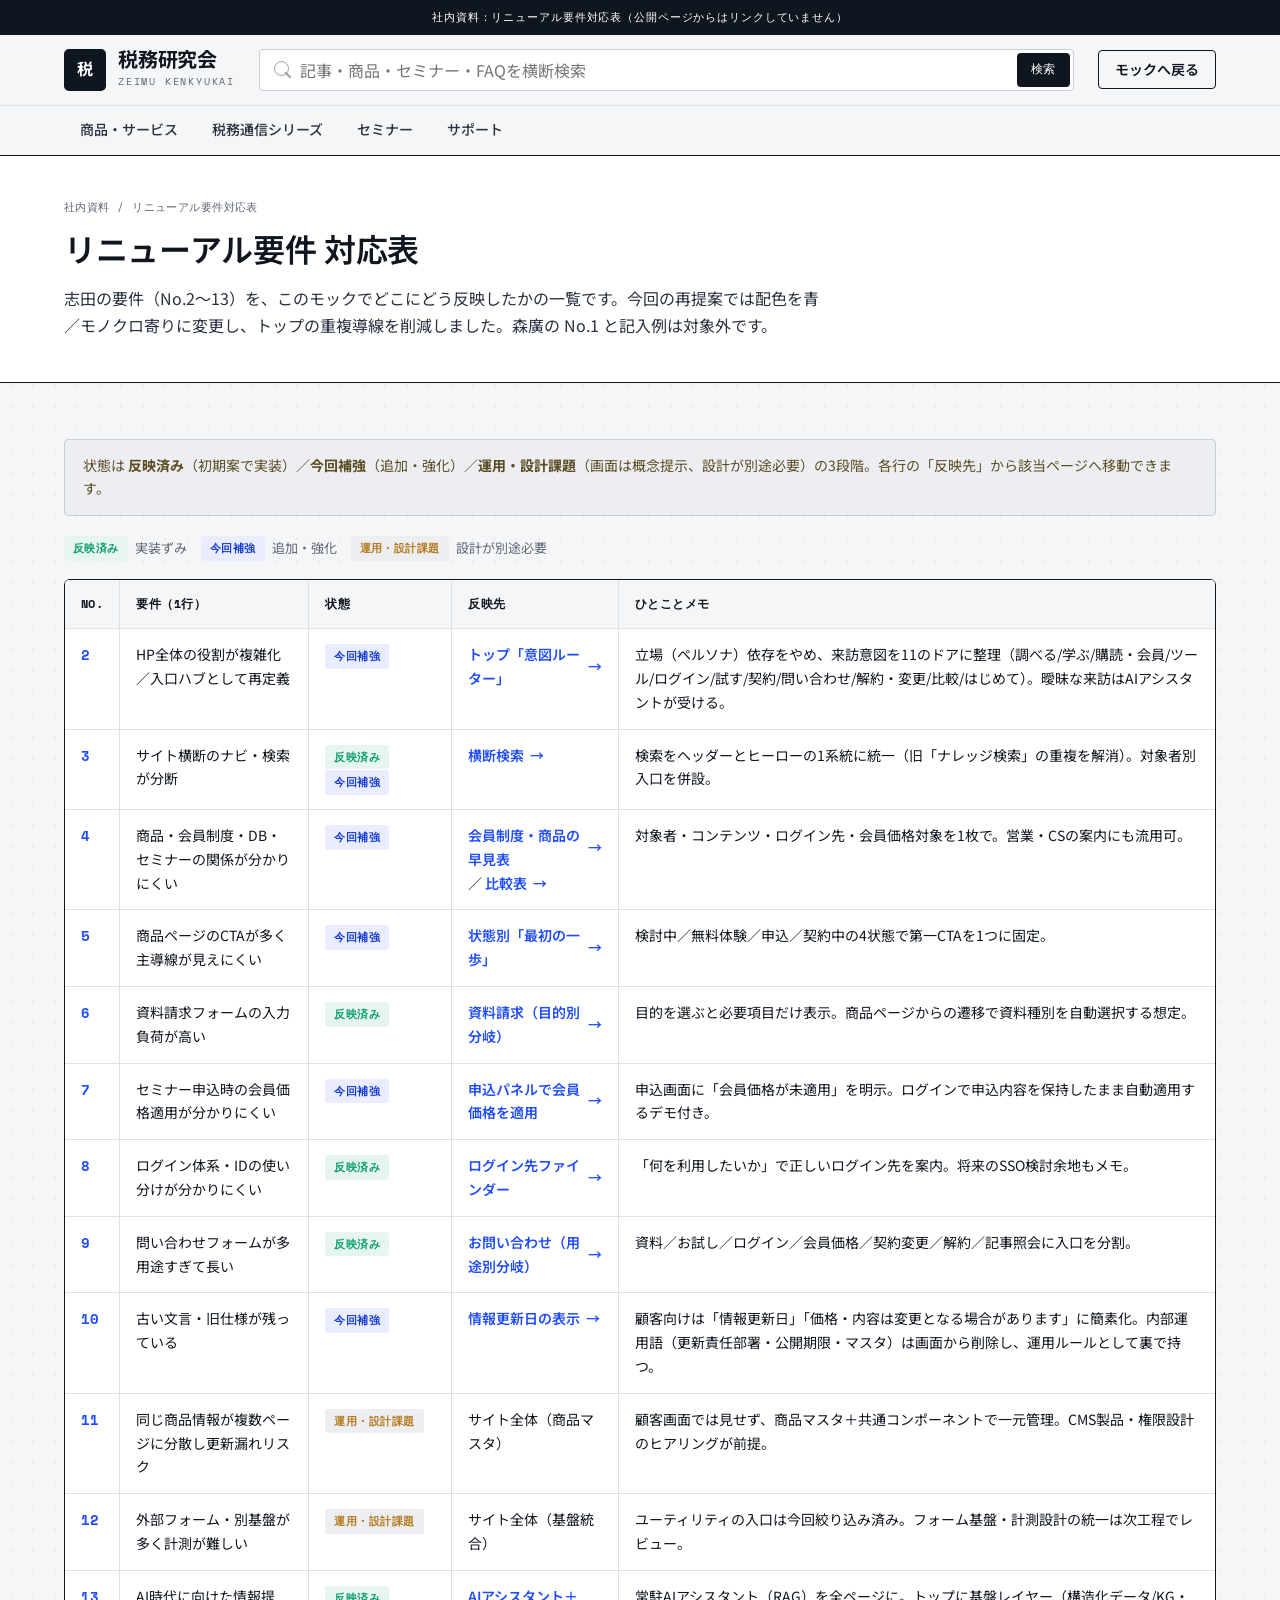
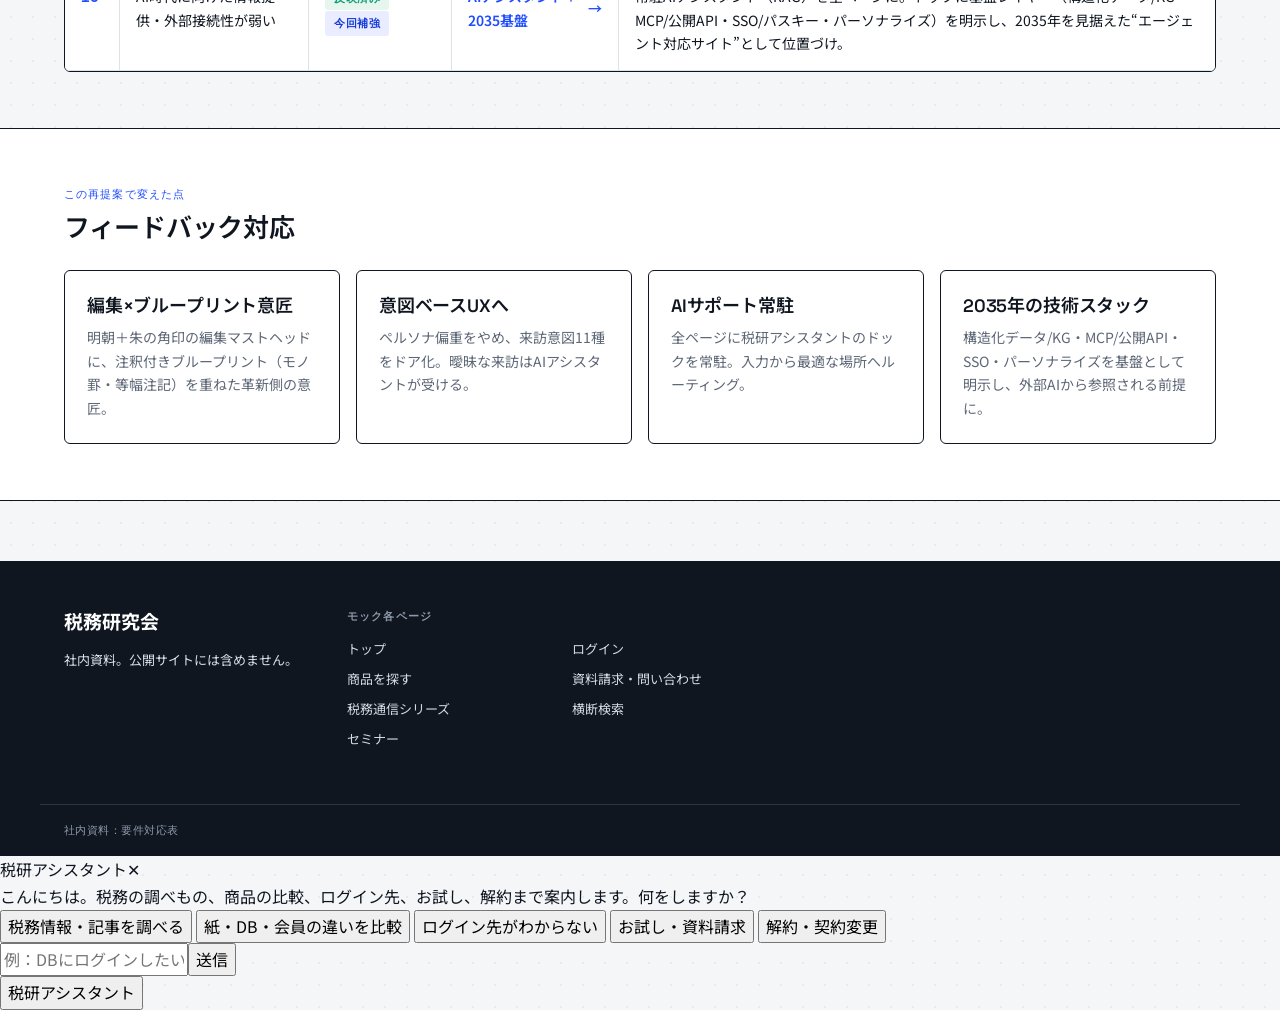
<file: requirements.html>
<!doctype html>
<html lang="ja">
<head>
<meta charset="utf-8">
<meta name="viewport" content="width=device-width,initial-scale=1">
<title>要件対応表（社内資料）｜税務研究会</title>
<link rel="preconnect" href="https://fonts.googleapis.com">
<link rel="preconnect" href="https://fonts.gstatic.com" crossorigin>
<link rel="preconnect" href="https://fonts.googleapis.com">
<link rel="preconnect" href="https://fonts.gstatic.com" crossorigin>
<link href="https://fonts.googleapis.com/css2?family=Space+Grotesk:wght@400;500;600;700&family=Space+Mono:wght@400;700&family=Noto+Sans+JP:wght@400;500;600;700&display=swap" rel="stylesheet">
<link rel="stylesheet" href="styles.css">
</head>
<body>
<a href="#main" class="skip">メインコンテンツへ移動</a>
<div class="internal-banner">社内資料：リニューアル要件対応表（公開ページからはリンクしていません）</div>
<header class="site-header"><div class="header-main"><a class="logo" href="index.html" aria-label="税務研究会 ホーム"><div class="logo-mark">税</div><div class="logo-text"><strong>税務研究会</strong><span>ZEIMU KENKYUKAI</span></div></a><form class="header-search" action="search.html"><input type="search" placeholder="記事・商品・セミナー・FAQを横断検索"><button class="search-submit">検索</button></form><div class="header-actions"><a class="btn btn-secondary" href="index.html">モックへ戻る</a></div></div><nav class="navbar" aria-label="グローバルナビゲーション"><div class="nav-inner"><button class="mobile-menu" aria-controls="nav-links" aria-expanded="false">メニュー</button><div class="nav-links" id="nav-links"><a class="nav-link" href="products.html">商品・サービス</a><a class="nav-link" href="zeimu-tsushin.html">税務通信シリーズ</a><a class="nav-link" href="seminars.html">セミナー</a><a class="nav-link" href="contact.html">サポート</a></div></div></nav></header>
<main id="main">
<section class="page-hero"><div class="page-hero-inner"><div class="breadcrumb">社内資料 / リニューアル要件対応表</div><h1>リニューアル要件 対応表</h1><p>志田の要件（No.2〜13）を、このモックでどこにどう反映したかの一覧です。今回の再提案では配色を青／モノクロ寄りに変更し、トップの重複導線を削減しました。森廣の No.1 と記入例は対象外です。</p></div></section>
<section class="section"><div class="container">
  <div class="note-callout">状態は <b>反映済み</b>（初期案で実装）／<b>今回補強</b>（追加・強化）／<b>運用・設計課題</b>（画面は概念提示、設計が別途必要）の3段階。各行の「反映先」から該当ページへ移動できます。</div>
  <div class="legend">
    <span><span class="status done">反映済み</span> 実装ずみ</span>
    <span><span class="status add">今回補強</span> 追加・強化</span>
    <span><span class="status ops">運用・設計課題</span> 設計が別途必要</span>
  </div>
  <div class="table-wrap"><table class="req-table"><thead><tr><th>No.</th><th>要件（1行）</th><th>状態</th><th>反映先</th><th>ひとことメモ</th></tr></thead><tbody>
    <tr><td><span class="no">2</span></td><td>HP全体の役割が複雑化／入口ハブとして再定義</td><td><span class="status add">今回補強</span></td><td><a class="btn-text" href="index.html">トップ「意図ルーター」</a></td><td>立場（ペルソナ）依存をやめ、来訪意図を11のドアに整理（調べる/学ぶ/購読・会員/ツール/ログイン/試す/契約/問い合わせ/解約・変更/比較/はじめて）。曖昧な来訪はAIアシスタントが受ける。</td></tr>
    <tr><td><span class="no">3</span></td><td>サイト横断のナビ・検索が分断</td><td><span class="status done">反映済み</span><span class="status add">今回補強</span></td><td><a class="btn-text" href="search.html">横断検索</a></td><td>検索をヘッダーとヒーローの1系統に統一（旧「ナレッジ検索」の重複を解消）。対象者別入口を併設。</td></tr>
    <tr><td><span class="no">4</span></td><td>商品・会員制度・DB・セミナーの関係が分かりにくい</td><td><span class="status add">今回補強</span></td><td><a class="btn-text" href="products.html">会員制度・商品の早見表</a> ／ <a class="btn-text" href="zeimu-tsushin.html#compare">比較表</a></td><td>対象者・コンテンツ・ログイン先・会員価格対象を1枚で。営業・CSの案内にも流用可。</td></tr>
    <tr><td><span class="no">5</span></td><td>商品ページのCTAが多く主導線が見えにくい</td><td><span class="status add">今回補強</span></td><td><a class="btn-text" href="zeimu-tsushin.html">状態別「最初の一歩」</a></td><td>検討中／無料体験／申込／契約中の4状態で第一CTAを1つに固定。</td></tr>
    <tr><td><span class="no">6</span></td><td>資料請求フォームの入力負荷が高い</td><td><span class="status done">反映済み</span></td><td><a class="btn-text" href="contact.html">資料請求（目的別分岐）</a></td><td>目的を選ぶと必要項目だけ表示。商品ページからの遷移で資料種別を自動選択する想定。</td></tr>
    <tr><td><span class="no">7</span></td><td>セミナー申込時の会員価格適用が分かりにくい</td><td><span class="status add">今回補強</span></td><td><a class="btn-text" href="seminars.html#detail">申込パネルで会員価格を適用</a></td><td>申込画面に「会員価格が未適用」を明示。ログインで申込内容を保持したまま自動適用するデモ付き。</td></tr>
    <tr><td><span class="no">8</span></td><td>ログイン体系・IDの使い分けが分かりにくい</td><td><span class="status done">反映済み</span></td><td><a class="btn-text" href="login.html">ログイン先ファインダー</a></td><td>「何を利用したいか」で正しいログイン先を案内。将来のSSO検討余地もメモ。</td></tr>
    <tr><td><span class="no">9</span></td><td>問い合わせフォームが多用途すぎて長い</td><td><span class="status done">反映済み</span></td><td><a class="btn-text" href="contact.html">お問い合わせ（用途別分岐）</a></td><td>資料／お試し／ログイン／会員価格／契約変更／解約／記事照会に入口を分割。</td></tr>
    <tr><td><span class="no">10</span></td><td>古い文言・旧仕様が残っている</td><td><span class="status add">今回補強</span></td><td><a class="btn-text" href="zeimu-tsushin.html#compare">情報更新日の表示</a></td><td>顧客向けは「情報更新日」「価格・内容は変更となる場合があります」に簡素化。内部運用語（更新責任部署・公開期限・マスタ）は画面から削除し、運用ルールとして裏で持つ。</td></tr>
    <tr><td><span class="no">11</span></td><td>同じ商品情報が複数ページに分散し更新漏れリスク</td><td><span class="status ops">運用・設計課題</span></td><td>サイト全体（商品マスタ）</td><td>顧客画面では見せず、商品マスタ＋共通コンポーネントで一元管理。CMS製品・権限設計のヒアリングが前提。</td></tr>
    <tr><td><span class="no">12</span></td><td>外部フォーム・別基盤が多く計測が難しい</td><td><span class="status ops">運用・設計課題</span></td><td>サイト全体（基盤統合）</td><td>ユーティリティの入口は今回絞り込み済み。フォーム基盤・計測設計の統一は次工程でレビュー。</td></tr>
    <tr><td><span class="no">13</span></td><td>AI時代に向けた情報提供・外部接続性が弱い</td><td><span class="status done">反映済み</span><span class="status add">今回補強</span></td><td><a class="btn-text" href="index.html">AIアシスタント＋2035基盤</a></td><td>常駐AIアシスタント（RAG）を全ページに。トップに基盤レイヤー（構造化データ/KG・MCP/公開API・SSO/パスキー・パーソナライズ）を明示し、2035年を見据えた“エージェント対応サイト”として位置づけ。</td></tr>
  </tbody></table></div>
</div></section>
<section class="section product-strip"><div class="container"><div class="section-title"><div><div class="eyebrow">この再提案で変えた点</div><h2>フィードバック対応</h2></div></div>
<div class="cards cards-4">
  <div class="card"><h3>編集×ブループリント意匠</h3><p>明朝＋朱の角印の編集マストヘッドに、注釈付きブループリント（モノ罫・等幅注記）を重ねた革新側の意匠。</p></div>
  <div class="card"><h3>意図ベースUXへ</h3><p>ペルソナ偏重をやめ、来訪意図11種をドア化。曖昧な来訪はAIアシスタントが受ける。</p></div>
  <div class="card"><h3>AIサポート常駐</h3><p>全ページに税研アシスタントのドックを常駐。入力から最適な場所へルーティング。</p></div>
  <div class="card"><h3>2035年の技術スタック</h3><p>構造化データ/KG・MCP/公開API・SSO・パーソナライズを基盤として明示し、外部AIから参照される前提に。</p></div>
</div></div></section>
</main>
<footer class="site-footer">
  <div class="footer-inner">
    <div><div class="footer-title">税務研究会</div><p style="color:#dbe2ee;margin:0;font-size:13px">社内資料。公開サイトには含めません。</p></div>
    <div class="footer-col"><h3>モック各ページ</h3><a href="index.html">トップ</a><a href="products.html">商品を探す</a><a href="zeimu-tsushin.html">税務通信シリーズ</a><a href="seminars.html">セミナー</a></div>
    <div class="footer-col"><h3>　</h3><a href="login.html">ログイン</a><a href="contact.html">資料請求・問い合わせ</a><a href="search.html">横断検索</a></div>
  </div>
  <div class="footer-bottom">社内資料：要件対応表</div>
</footer>
<div class="ai-dock" id="ai-dock">
  <div class="ai-panel" id="ai-panel">
    <div class="ai-phead"><span class="pulse"></span>税研アシスタント<span class="x" id="ai-close">✕</span></div>
    <div class="ai-pbody"><div class="ai-msg">こんにちは。税務の調べもの、商品の比較、ログイン先、お試し、解約まで案内します。何をしますか？</div>
      <div class="ai-sug">
        <button data-go="search.html">税務情報・記事を調べる</button>
        <button data-go="zeimu-tsushin.html">紙・DB・会員の違いを比較</button>
        <button data-go="login.html">ログイン先がわからない</button>
        <button data-go="contact.html">お試し・資料請求</button>
        <button data-go="contact.html">解約・契約変更</button>
      </div>
    </div>
    <div class="ai-pfoot"><input id="ai-input" type="text" placeholder="例：DBにログインしたい"><button id="ai-send">送信</button></div>
  </div>
  <button class="ai-fab" id="ai-fab"><span class="pulse"></span>税研アシスタント</button>
</div>
<script src="script.js"></script>
</body></html>
</file>
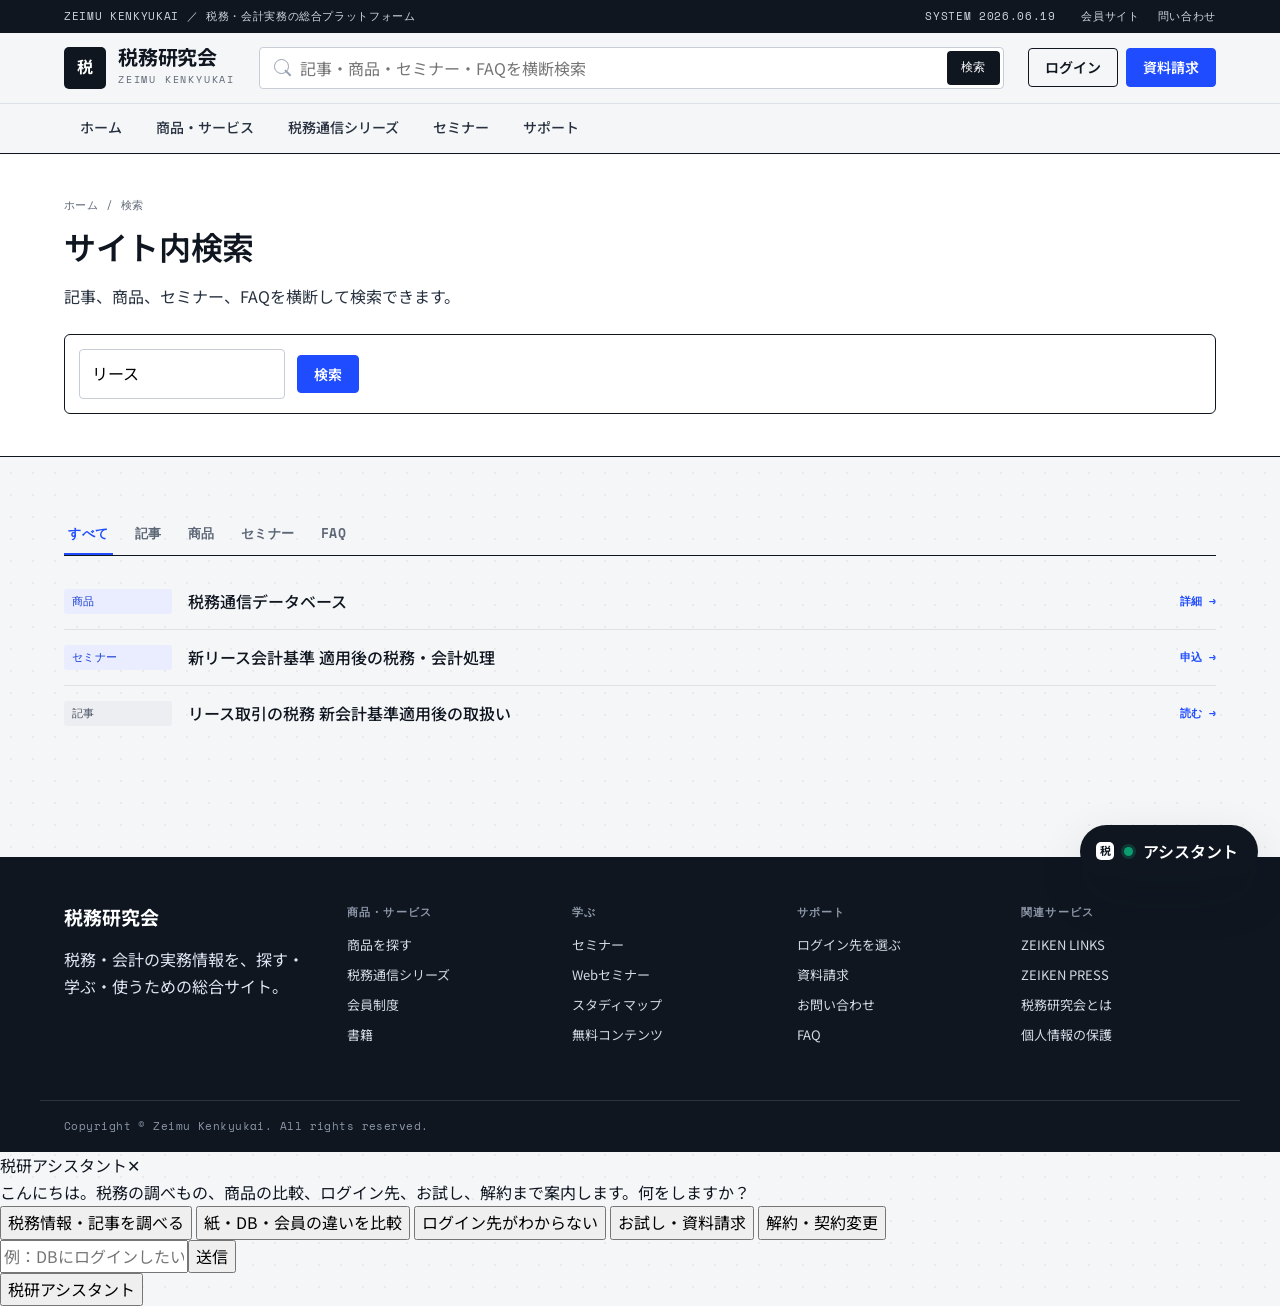
<file: search.html>
<!doctype html>
<html lang="ja">
<head>
<meta charset="utf-8">
<meta name="viewport" content="width=device-width,initial-scale=1">
<title>税務研究会</title>
<link rel="preconnect" href="https://fonts.googleapis.com">
<link rel="preconnect" href="https://fonts.gstatic.com" crossorigin>
<link rel="preconnect" href="https://fonts.googleapis.com">
<link rel="preconnect" href="https://fonts.gstatic.com" crossorigin>
<link href="https://fonts.googleapis.com/css2?family=Space+Grotesk:wght@400;500;600;700&family=Space+Mono:wght@400;700&family=Noto+Sans+JP:wght@400;500;600;700&display=swap" rel="stylesheet">
<link rel="stylesheet" href="styles.css">
</head>
<body>
<a href="#main" class="skip">メインコンテンツへ移動</a>
<div class="dateline"><div class="dateline-inner"><div>ZEIMU KENKYUKAI ／ 税務・会計実務の総合プラットフォーム</div><div>SYSTEM 2026.06.19 <a href="login.html">会員サイト</a><a href="contact.html">問い合わせ</a></div></div></div><header class="site-header"><div class="header-main"><a class="logo" href="index.html" aria-label="税務研究会 ホーム"><div class="logo-mark">税</div><div class="logo-text"><strong>税務研究会</strong><span>ZEIMU KENKYUKAI</span></div></a><form class="header-search" action="search.html"><input type="search" placeholder="記事・商品・セミナー・FAQを横断検索"><button class="search-submit">検索</button></form><div class="header-actions"><a class="btn btn-secondary" href="login.html">ログイン</a><a class="btn btn-primary" href="contact.html">資料請求</a></div></div><nav class="navbar" aria-label="グローバルナビゲーション"><div class="nav-inner"><button class="mobile-menu" aria-controls="nav-links" aria-expanded="false">メニュー</button><div class="nav-links" id="nav-links"><a class="nav-link" href="index.html">ホーム</a><a class="nav-link" href="products.html">商品・サービス</a><a class="nav-link" href="zeimu-tsushin.html">税務通信シリーズ</a><a class="nav-link" href="seminars.html">セミナー</a><a class="nav-link" href="contact.html">サポート</a></div></div></nav></header>
<main id="main">
<section class="page-hero"><div class="page-hero-inner"><div class="breadcrumb">ホーム / 検索</div><h1>サイト内検索</h1><p>記事、商品、セミナー、FAQを横断して検索できます。</p><div class="toolbar"><input placeholder="インボイス、リース、税務通信DB" value="リース"><button class="btn btn-primary">検索</button></div></div></section><section class="section"><div class="container"><div class="tabs" data-tabs><button class="tab active" data-tab="all">すべて</button><button class="tab" data-tab="articles">記事</button><button class="tab" data-tab="products">商品</button><button class="tab" data-tab="seminars">セミナー</button><button class="tab" data-tab="faqs">FAQ</button></div><div class="tab-content active" id="all"><div class="news-list"><a class="news-item"><span class="tag tag-red">商品</span><span class="news-title">税務通信データベース</span><span class="pill-link">詳細</span></a><a class="news-item"><span class="tag tag-blue">セミナー</span><span class="news-title">新リース会計基準 適用後の税務・会計処理</span><span class="pill-link">申込</span></a><a class="news-item"><span class="tag">記事</span><span class="news-title">リース取引の税務 新会計基準適用後の取扱い</span><span class="pill-link">読む</span></a></div></div><div class="tab-content" id="articles"><div class="empty-state">記事検索結果を表示します。</div></div><div class="tab-content" id="products"><div class="empty-state">商品検索結果を表示します。</div></div><div class="tab-content" id="seminars"><div class="empty-state">セミナー検索結果を表示します。</div></div><div class="tab-content" id="faqs"><div class="empty-state">FAQ検索結果を表示します。</div></div></div></section></main>
<footer class="site-footer">
  <div class="footer-inner">
    <div><div class="footer-title">税務研究会</div><p style="color:#dfe6f3;margin:0">税務・会計の実務情報を、探す・学ぶ・使うための総合サイト。</p></div>
    <div class="footer-col"><h3>商品・サービス</h3><a href="products.html">商品を探す</a><a href="zeimu-tsushin.html">税務通信シリーズ</a><a href="products.html#members">会員制度</a><a href="#">書籍</a></div>
    <div class="footer-col"><h3>学ぶ</h3><a href="seminars.html">セミナー</a><a href="seminars.html">Webセミナー</a><a href="#">スタディマップ</a><a href="#">無料コンテンツ</a></div>
    <div class="footer-col"><h3>サポート</h3><a href="login.html">ログイン先を選ぶ</a><a href="contact.html">資料請求</a><a href="contact.html">お問い合わせ</a><a href="#">FAQ</a></div>
    <div class="footer-col"><h3>関連サービス</h3><a href="#">ZEIKEN LINKS</a><a href="#">ZEIKEN PRESS</a><a href="#">税務研究会とは</a><a href="#">個人情報の保護</a></div>
  </div>
  <div class="footer-bottom">Copyright © Zeimu Kenkyukai. All rights reserved.</div>
</footer>
<div class="ai-dock" id="ai-dock">
  <div class="ai-panel" id="ai-panel">
    <div class="ai-phead"><span class="pulse"></span>税研アシスタント<span class="x" id="ai-close">✕</span></div>
    <div class="ai-pbody"><div class="ai-msg">こんにちは。税務の調べもの、商品の比較、ログイン先、お試し、解約まで案内します。何をしますか？</div>
      <div class="ai-sug">
        <button data-go="search.html">税務情報・記事を調べる</button>
        <button data-go="zeimu-tsushin.html">紙・DB・会員の違いを比較</button>
        <button data-go="login.html">ログイン先がわからない</button>
        <button data-go="contact.html">お試し・資料請求</button>
        <button data-go="contact.html">解約・契約変更</button>
      </div>
    </div>
    <div class="ai-pfoot"><input id="ai-input" type="text" placeholder="例：DBにログインしたい"><button id="ai-send">送信</button></div>
  </div>
  <button class="ai-fab" id="ai-fab"><span class="pulse"></span>税研アシスタント</button>
</div>
<div class="assistant-dock" id="assistant-dock">
  <div class="assistant-panel" id="assistant-panel">
    <div class="ap-head"><span class="dot"></span><strong>税研アシスタント</strong><span class="annot">BETA</span></div>
    <div class="ap-body" id="ap-body">
      <div class="ap-msg">こんにちは。ご用件を教えてください。記事の検索、商品の比較、ログイン先の確認、解約の相談などに対応します。</div>
      <div class="ap-quick"><button data-intent="search">記事を探す</button><button data-intent="login">ログインできない</button><button data-intent="trial">お試ししたい</button><button data-intent="cancel">解約したい</button></div>
    </div>
    <div class="ap-foot"><input id="ap-input" type="text" placeholder="メッセージを入力…"><button id="ap-send">送信</button></div>
  </div>
  <button class="assistant-launch" id="assistant-launch"><span class="dot"></span>アシスタント</button>
</div>
<script src="script.js"></script>
</body></html>
</file>
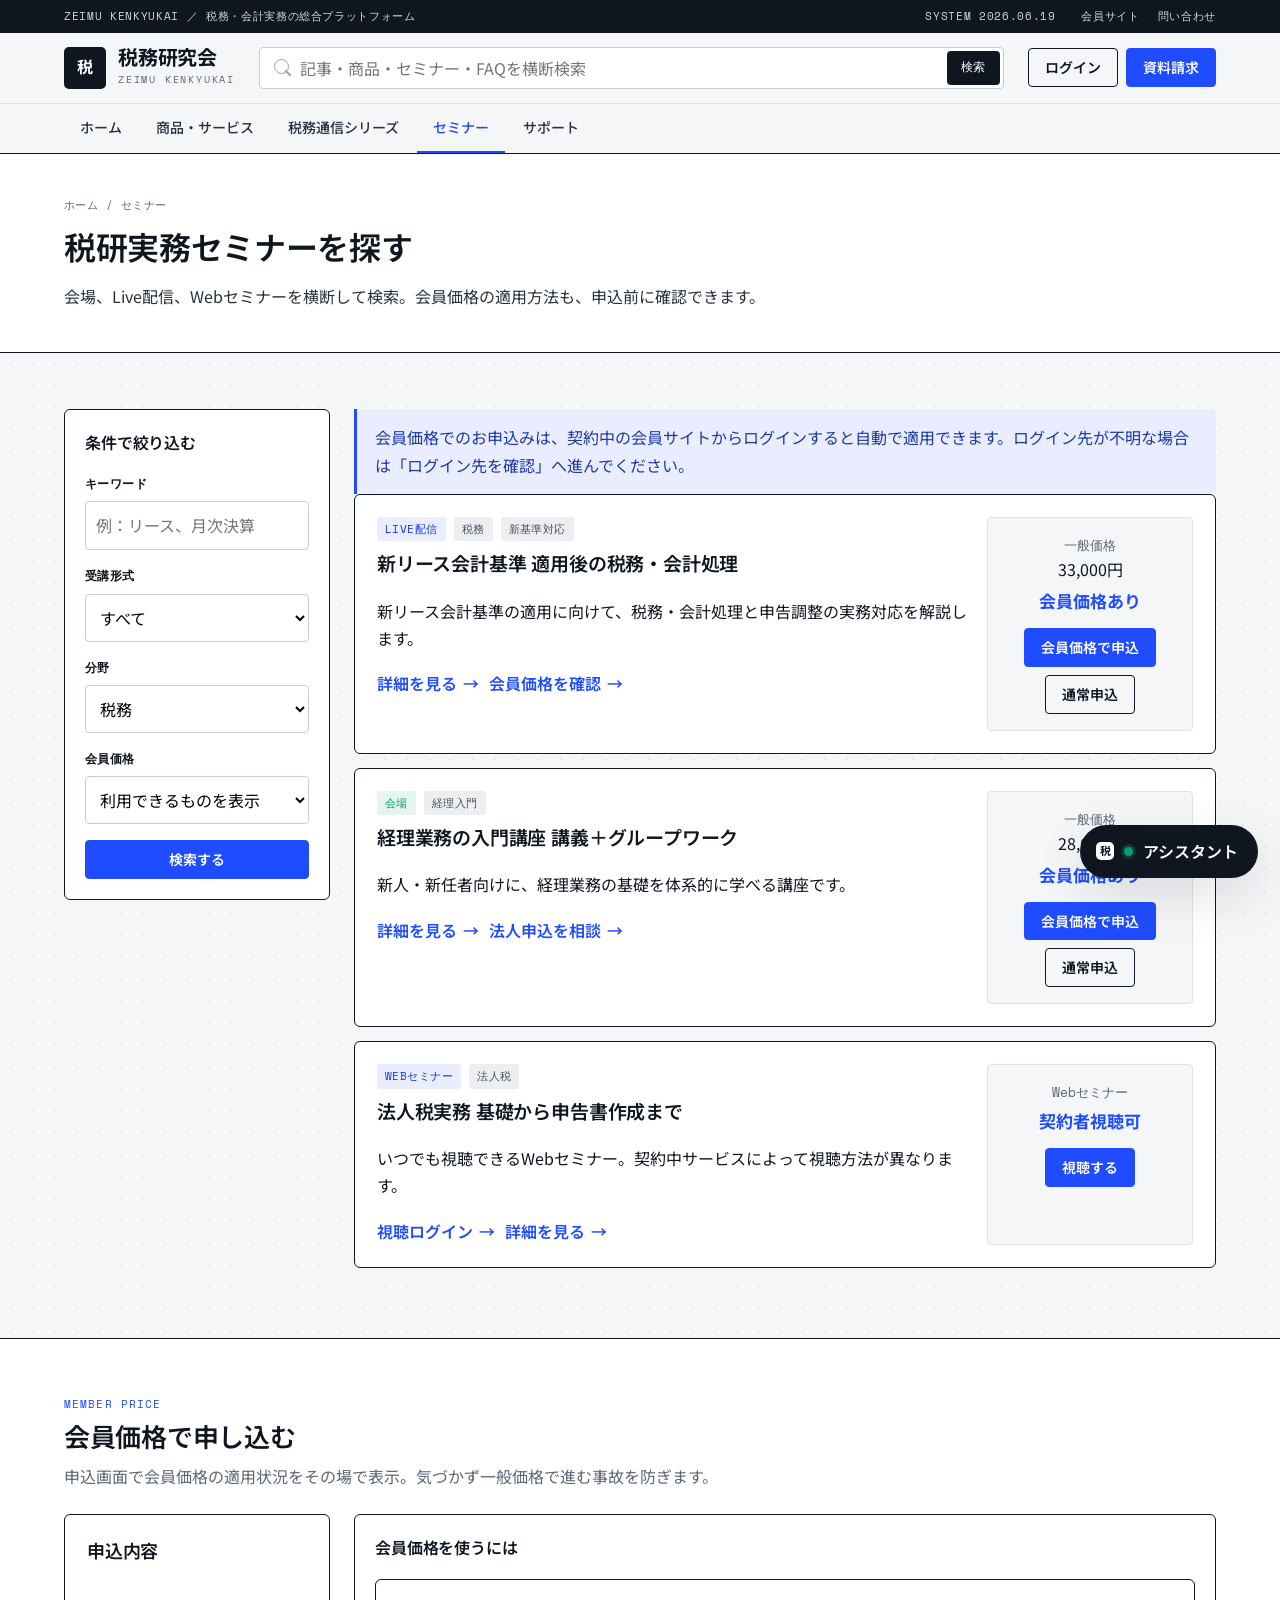
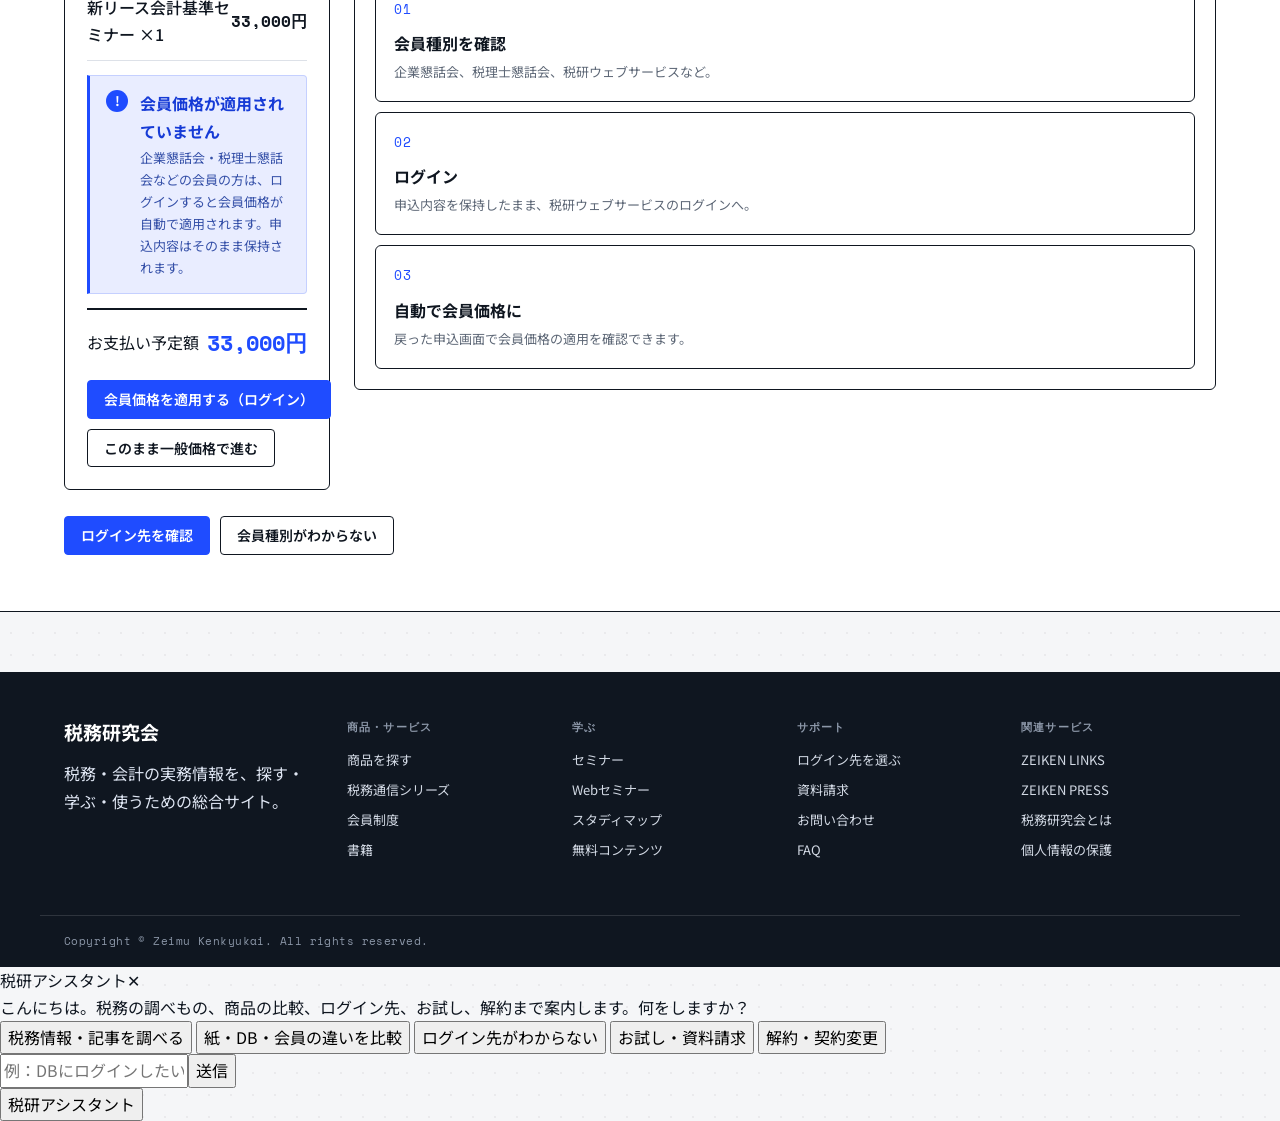
<file: seminars.html>
<!doctype html>
<html lang="ja">
<head>
<meta charset="utf-8">
<meta name="viewport" content="width=device-width,initial-scale=1">
<title>税務研究会</title>
<link rel="preconnect" href="https://fonts.googleapis.com">
<link rel="preconnect" href="https://fonts.gstatic.com" crossorigin>
<link rel="preconnect" href="https://fonts.googleapis.com">
<link rel="preconnect" href="https://fonts.gstatic.com" crossorigin>
<link href="https://fonts.googleapis.com/css2?family=Space+Grotesk:wght@400;500;600;700&family=Space+Mono:wght@400;700&family=Noto+Sans+JP:wght@400;500;600;700&display=swap" rel="stylesheet">
<link rel="stylesheet" href="styles.css">
</head>
<body>
<a href="#main" class="skip">メインコンテンツへ移動</a>
<div class="dateline"><div class="dateline-inner"><div>ZEIMU KENKYUKAI ／ 税務・会計実務の総合プラットフォーム</div><div>SYSTEM 2026.06.19 <a href="login.html">会員サイト</a><a href="contact.html">問い合わせ</a></div></div></div><header class="site-header"><div class="header-main"><a class="logo" href="index.html" aria-label="税務研究会 ホーム"><div class="logo-mark">税</div><div class="logo-text"><strong>税務研究会</strong><span>ZEIMU KENKYUKAI</span></div></a><form class="header-search" action="search.html"><input type="search" placeholder="記事・商品・セミナー・FAQを横断検索"><button class="search-submit">検索</button></form><div class="header-actions"><a class="btn btn-secondary" href="login.html">ログイン</a><a class="btn btn-primary" href="contact.html">資料請求</a></div></div><nav class="navbar" aria-label="グローバルナビゲーション"><div class="nav-inner"><button class="mobile-menu" aria-controls="nav-links" aria-expanded="false">メニュー</button><div class="nav-links" id="nav-links"><a class="nav-link" href="index.html">ホーム</a><a class="nav-link" href="products.html">商品・サービス</a><a class="nav-link" href="zeimu-tsushin.html">税務通信シリーズ</a><a class="nav-link active" href="seminars.html">セミナー</a><a class="nav-link" href="contact.html">サポート</a></div></div></nav></header>
<main id="main">
<section class="page-hero"><div class="page-hero-inner"><div class="breadcrumb">ホーム / セミナー</div><h1>税研実務セミナーを探す</h1><p>会場、Live配信、Webセミナーを横断して検索。会員価格の適用方法も、申込前に確認できます。</p></div></section>
<section class="section"><div class="container seminar-layout"><aside class="side-filter"><h3>条件で絞り込む</h3><div class="filter-group"><label>キーワード</label><input placeholder="例：リース、月次決算"></div><div class="filter-group"><label>受講形式</label><select><option>すべて</option><option>Live配信</option><option>会場</option><option>Webセミナー</option></select></div><div class="filter-group"><label>分野</label><select><option>税務</option><option>会計</option><option>経理実務</option><option>国際税務</option></select></div><div class="filter-group"><label>会員価格</label><select><option>利用できるものを表示</option><option>一般価格のみ</option></select></div><button class="btn btn-primary" style="width:100%">検索する</button></aside><div><div class="notice">会員価格でのお申込みは、契約中の会員サイトからログインすると自動で適用できます。ログイン先が不明な場合は「ログイン先を確認」へ進んでください。</div><article class="seminar-card"><div><div class="seminar-meta"><span class="tag tag-blue">Live配信</span><span class="tag">税務</span><span class="tag">新基準対応</span></div><h3>新リース会計基準 適用後の税務・会計処理</h3><p>新リース会計基準の適用に向けて、税務・会計処理と申告調整の実務対応を解説します。</p><div class="inline-actions"><a class="btn-text" href="#detail">詳細を見る</a><a class="btn-text" href="login.html">会員価格を確認</a></div></div><div class="seminar-price"><div class="regular">一般価格</div><div>33,000円</div><div class="member">会員価格あり</div><a class="btn btn-primary" href="login.html">会員価格で申込</a><a class="btn btn-secondary" href="#" style="margin-top:8px">通常申込</a></div></article><article class="seminar-card"><div><div class="seminar-meta"><span class="tag tag-green">会場</span><span class="tag">経理入門</span></div><h3>経理業務の入門講座 講義＋グループワーク</h3><p>新人・新任者向けに、経理業務の基礎を体系的に学べる講座です。</p><div class="inline-actions"><a class="btn-text">詳細を見る</a><a class="btn-text" href="contact.html">法人申込を相談</a></div></div><div class="seminar-price"><div class="regular">一般価格</div><div>28,600円</div><div class="member">会員価格あり</div><a class="btn btn-primary" href="login.html">会員価格で申込</a><a class="btn btn-secondary" href="#" style="margin-top:8px">通常申込</a></div></article><article class="seminar-card"><div><div class="seminar-meta"><span class="tag tag-blue">Webセミナー</span><span class="tag">法人税</span></div><h3>法人税実務 基礎から申告書作成まで</h3><p>いつでも視聴できるWebセミナー。契約中サービスによって視聴方法が異なります。</p><div class="inline-actions"><a class="btn-text" href="login.html">視聴ログイン</a><a class="btn-text">詳細を見る</a></div></div><div class="seminar-price"><div class="regular">Webセミナー</div><div class="member">契約者視聴可</div><a class="btn btn-primary" href="login.html">視聴する</a></div></article></div></div></section>
<section class="section product-strip" id="detail"><div class="container"><div class="section-title"><div><div class="eyebrow">Member price</div><h2>会員価格で申し込む</h2><p>申込画面で会員価格の適用状況をその場で表示。気づかず一般価格で進む事故を防ぎます。</p></div></div>
<div class="seminar-layout" style="margin-bottom:26px">
  <div class="cart-mock">
    <h3>申込内容</h3>
    <div class="cart-line"><span class="ttl">新リース会計基準セミナー ×1</span><span class="amt" id="cart-amt">33,000円</span></div>
    <div class="member-alert" id="m-alert">
      <span class="mark">!</span>
      <div><strong>会員価格が適用されていません</strong><p>企業懇話会・税理士懇話会などの会員の方は、ログインすると会員価格が自動で適用されます。申込内容はそのまま保持されます。</p></div>
    </div>
    <div class="member-applied" id="m-applied">
      <span class="mark">✓</span>
      <div><strong>会員価格を適用しました</strong><p>税理士懇話会の会員価格が適用されています。受講者情報の入力はこのまま続けられます。</p></div>
    </div>
    <div class="cart-total"><span>お支払い予定額</span><span class="num" id="cart-total">33,000円</span></div>
    <div class="inline-actions"><button class="btn btn-primary" id="apply-member" type="button">会員価格を適用する（ログイン）</button><a class="btn btn-secondary" href="#">このまま一般価格で進む</a></div>
  </div>
  <aside class="side-filter" style="position:static"><h3>会員価格を使うには</h3>
    <div class="steps" style="grid-template-columns:1fr;gap:10px">
      <div class="step"><strong>会員種別を確認</strong><p>企業懇話会、税理士懇話会、税研ウェブサービスなど。</p></div>
      <div class="step"><strong>ログイン</strong><p>申込内容を保持したまま、税研ウェブサービスのログインへ。</p></div>
      <div class="step"><strong>自動で会員価格に</strong><p>戻った申込画面で会員価格の適用を確認できます。</p></div>
    </div>
  </aside>
</div><div class="inline-actions"><a class="btn btn-primary" href="login.html">ログイン先を確認</a><a class="btn btn-secondary" href="contact.html">会員種別がわからない</a></div></div></section>
</main>
<footer class="site-footer">
  <div class="footer-inner">
    <div><div class="footer-title">税務研究会</div><p style="color:#dfe6f3;margin:0">税務・会計の実務情報を、探す・学ぶ・使うための総合サイト。</p></div>
    <div class="footer-col"><h3>商品・サービス</h3><a href="products.html">商品を探す</a><a href="zeimu-tsushin.html">税務通信シリーズ</a><a href="products.html#members">会員制度</a><a href="#">書籍</a></div>
    <div class="footer-col"><h3>学ぶ</h3><a href="seminars.html">セミナー</a><a href="seminars.html">Webセミナー</a><a href="#">スタディマップ</a><a href="#">無料コンテンツ</a></div>
    <div class="footer-col"><h3>サポート</h3><a href="login.html">ログイン先を選ぶ</a><a href="contact.html">資料請求</a><a href="contact.html">お問い合わせ</a><a href="#">FAQ</a></div>
    <div class="footer-col"><h3>関連サービス</h3><a href="#">ZEIKEN LINKS</a><a href="#">ZEIKEN PRESS</a><a href="#">税務研究会とは</a><a href="#">個人情報の保護</a></div>
  </div>
  <div class="footer-bottom">Copyright © Zeimu Kenkyukai. All rights reserved.</div>
</footer>
<div class="ai-dock" id="ai-dock">
  <div class="ai-panel" id="ai-panel">
    <div class="ai-phead"><span class="pulse"></span>税研アシスタント<span class="x" id="ai-close">✕</span></div>
    <div class="ai-pbody"><div class="ai-msg">こんにちは。税務の調べもの、商品の比較、ログイン先、お試し、解約まで案内します。何をしますか？</div>
      <div class="ai-sug">
        <button data-go="search.html">税務情報・記事を調べる</button>
        <button data-go="zeimu-tsushin.html">紙・DB・会員の違いを比較</button>
        <button data-go="login.html">ログイン先がわからない</button>
        <button data-go="contact.html">お試し・資料請求</button>
        <button data-go="contact.html">解約・契約変更</button>
      </div>
    </div>
    <div class="ai-pfoot"><input id="ai-input" type="text" placeholder="例：DBにログインしたい"><button id="ai-send">送信</button></div>
  </div>
  <button class="ai-fab" id="ai-fab"><span class="pulse"></span>税研アシスタント</button>
</div>
<div class="assistant-dock" id="assistant-dock">
  <div class="assistant-panel" id="assistant-panel">
    <div class="ap-head"><span class="dot"></span><strong>税研アシスタント</strong><span class="annot">BETA</span></div>
    <div class="ap-body" id="ap-body">
      <div class="ap-msg">こんにちは。ご用件を教えてください。記事の検索、商品の比較、ログイン先の確認、解約の相談などに対応します。</div>
      <div class="ap-quick"><button data-intent="search">記事を探す</button><button data-intent="login">ログインできない</button><button data-intent="trial">お試ししたい</button><button data-intent="cancel">解約したい</button></div>
    </div>
    <div class="ap-foot"><input id="ap-input" type="text" placeholder="メッセージを入力…"><button id="ap-send">送信</button></div>
  </div>
  <button class="assistant-launch" id="assistant-launch"><span class="dot"></span>アシスタント</button>
</div>
<script src="script.js"></script>
</body></html>
</file>
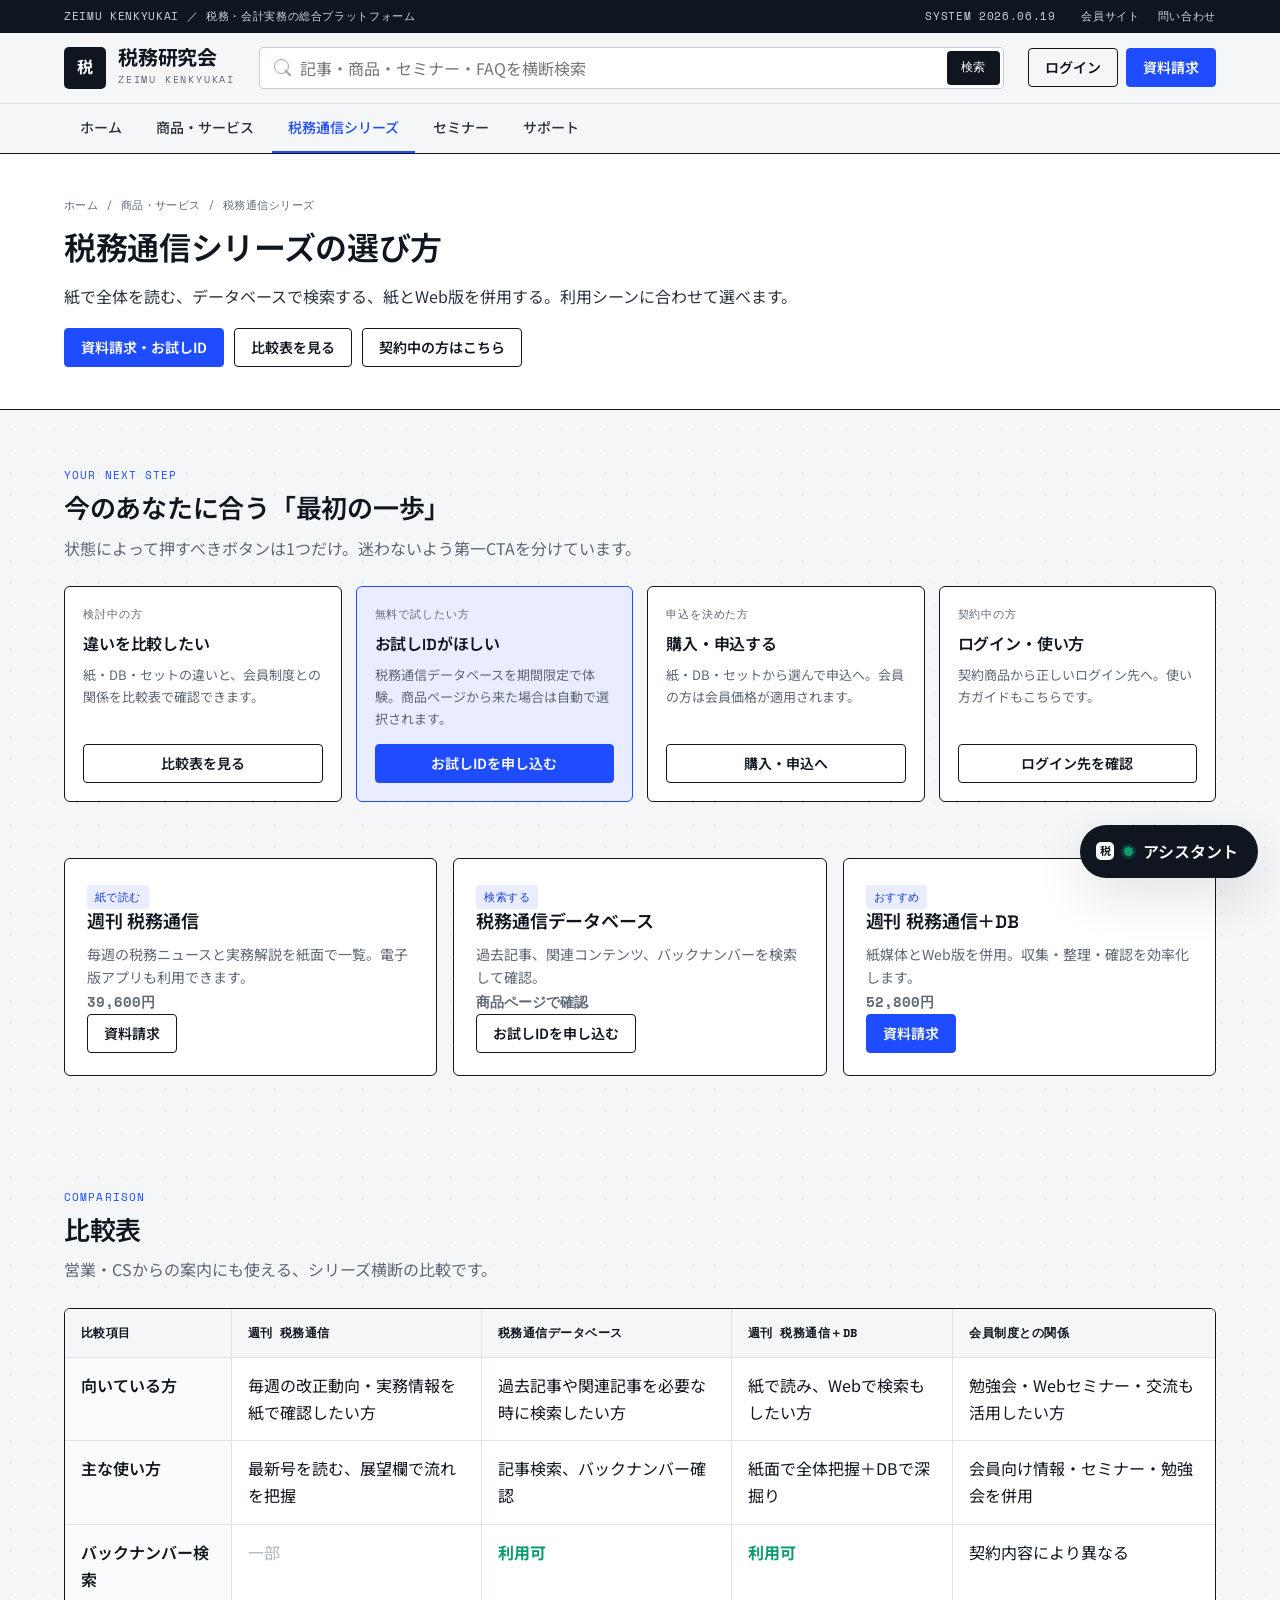
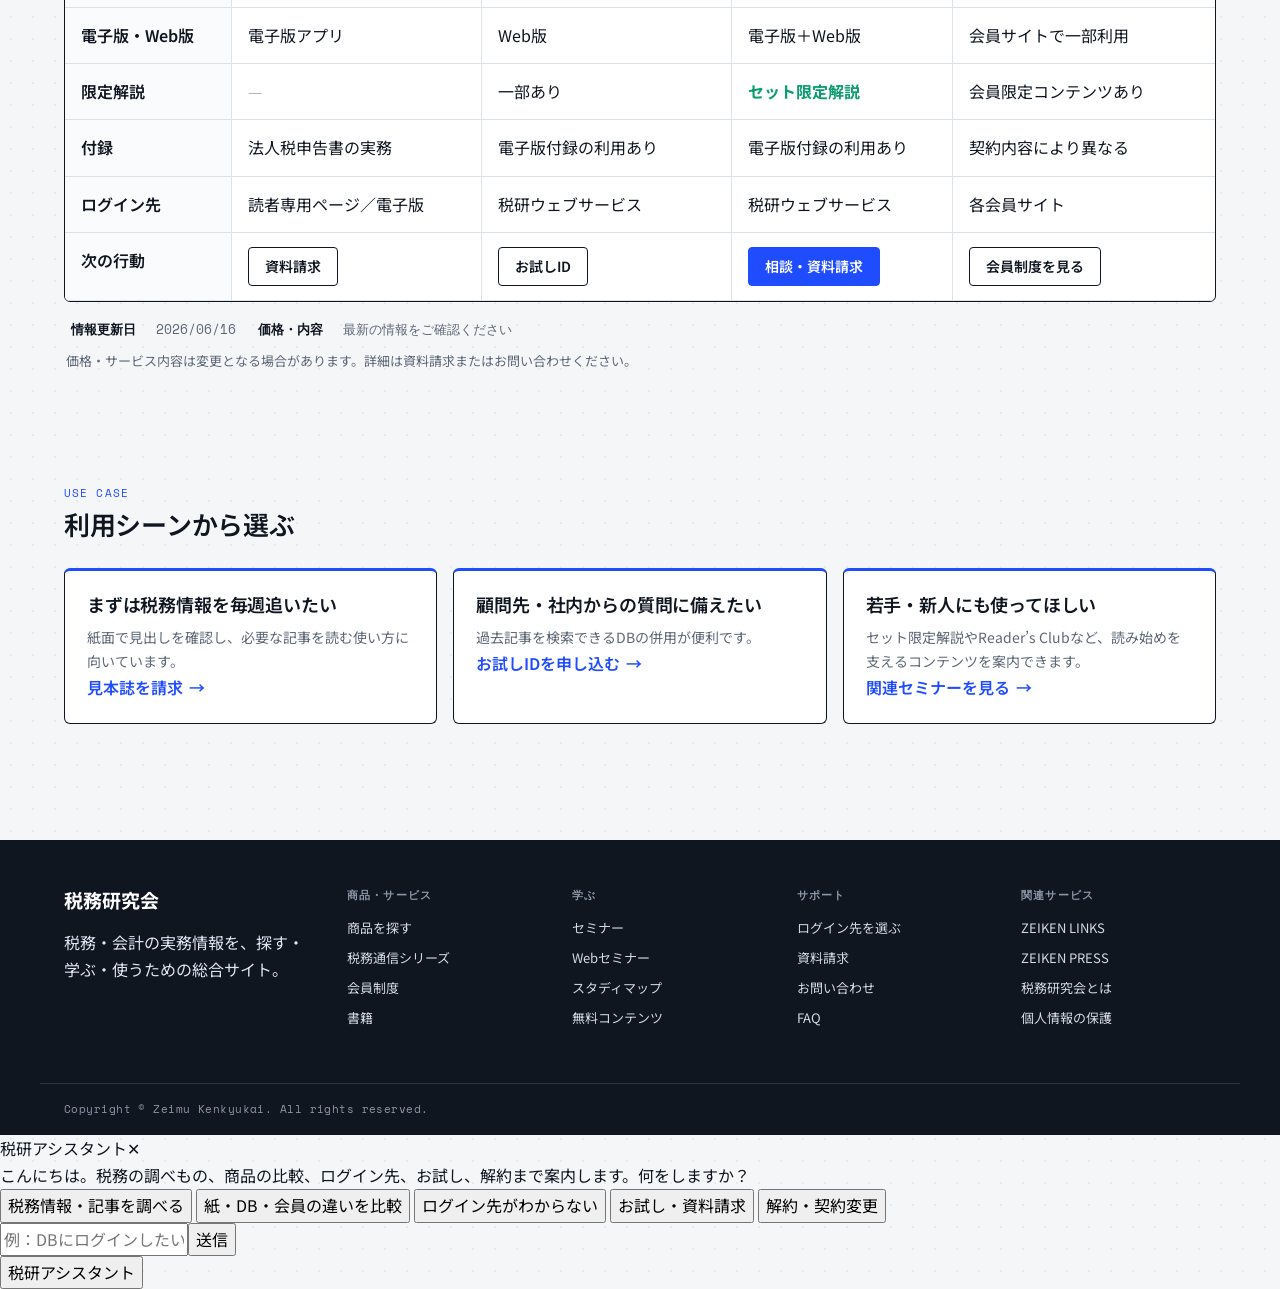
<file: zeimu-tsushin.html>
<!doctype html>
<html lang="ja">
<head>
<meta charset="utf-8">
<meta name="viewport" content="width=device-width,initial-scale=1">
<title>税務研究会</title>
<link rel="preconnect" href="https://fonts.googleapis.com">
<link rel="preconnect" href="https://fonts.gstatic.com" crossorigin>
<link rel="preconnect" href="https://fonts.googleapis.com">
<link rel="preconnect" href="https://fonts.gstatic.com" crossorigin>
<link href="https://fonts.googleapis.com/css2?family=Space+Grotesk:wght@400;500;600;700&family=Space+Mono:wght@400;700&family=Noto+Sans+JP:wght@400;500;600;700&display=swap" rel="stylesheet">
<link rel="stylesheet" href="styles.css">
</head>
<body>
<a href="#main" class="skip">メインコンテンツへ移動</a>
<div class="dateline"><div class="dateline-inner"><div>ZEIMU KENKYUKAI ／ 税務・会計実務の総合プラットフォーム</div><div>SYSTEM 2026.06.19 <a href="login.html">会員サイト</a><a href="contact.html">問い合わせ</a></div></div></div><header class="site-header"><div class="header-main"><a class="logo" href="index.html" aria-label="税務研究会 ホーム"><div class="logo-mark">税</div><div class="logo-text"><strong>税務研究会</strong><span>ZEIMU KENKYUKAI</span></div></a><form class="header-search" action="search.html"><input type="search" placeholder="記事・商品・セミナー・FAQを横断検索"><button class="search-submit">検索</button></form><div class="header-actions"><a class="btn btn-secondary" href="login.html">ログイン</a><a class="btn btn-primary" href="contact.html">資料請求</a></div></div><nav class="navbar" aria-label="グローバルナビゲーション"><div class="nav-inner"><button class="mobile-menu" aria-controls="nav-links" aria-expanded="false">メニュー</button><div class="nav-links" id="nav-links"><a class="nav-link" href="index.html">ホーム</a><a class="nav-link" href="products.html">商品・サービス</a><a class="nav-link active" href="zeimu-tsushin.html">税務通信シリーズ</a><a class="nav-link" href="seminars.html">セミナー</a><a class="nav-link" href="contact.html">サポート</a></div></div></nav></header>
<main id="main">
<section class="page-hero"><div class="page-hero-inner"><div class="breadcrumb">ホーム / 商品・サービス / 税務通信シリーズ</div><h1>税務通信シリーズの選び方</h1><p>紙で全体を読む、データベースで検索する、紙とWeb版を併用する。利用シーンに合わせて選べます。</p><div class="inline-actions"><a class="btn btn-primary" href="contact.html">資料請求・お試しID</a><a class="btn btn-secondary" href="#compare">比較表を見る</a><a class="btn btn-secondary" href="login.html">契約中の方はこちら</a></div></div></section>
<section class="section"><div class="container"><div class="section-title"><div><div class="eyebrow">Your next step</div><h2>今のあなたに合う「最初の一歩」</h2><p>状態によって押すべきボタンは1つだけ。迷わないよう第一CTAを分けています。</p></div></div>
<div class="state-cta">
  <div class="state-card"><div class="state-label">検討中の方</div><h3>違いを比較したい</h3><p>紙・DB・セットの違いと、会員制度との関係を比較表で確認できます。</p><a class="btn btn-secondary" href="#compare">比較表を見る</a></div>
  <div class="state-card is-primary"><div class="state-label">無料で試したい方</div><h3>お試しIDがほしい</h3><p>税務通信データベースを期間限定で体験。商品ページから来た場合は自動で選択されます。</p><a class="btn btn-primary" href="contact.html">お試しIDを申し込む</a></div>
  <div class="state-card"><div class="state-label">申込を決めた方</div><h3>購入・申込する</h3><p>紙・DB・セットから選んで申込へ。会員の方は会員価格が適用されます。</p><a class="btn btn-secondary" href="contact.html">購入・申込へ</a></div>
  <div class="state-card"><div class="state-label">契約中の方</div><h3>ログイン・使い方</h3><p>契約商品から正しいログイン先へ。使い方ガイドもこちらです。</p><a class="btn btn-secondary" href="login.html">ログイン先を確認</a></div>
</div></div></section>
<section class="section" style="padding-top:0"><div class="container"><div class="cards"><div class="card"><span class="tag tag-red">紙で読む</span><h3>週刊 税務通信</h3><p>毎週の税務ニュースと実務解説を紙面で一覧。電子版アプリも利用できます。</p><p class="price">39,600円</p><a class="btn btn-secondary" href="contact.html">資料請求</a></div><div class="card"><span class="tag tag-blue">検索する</span><h3>税務通信データベース</h3><p>過去記事、関連コンテンツ、バックナンバーを検索して確認。</p><p class="price">商品ページで確認</p><a class="btn btn-secondary" href="contact.html">お試しIDを申し込む</a></div><div class="card"><span class="tag tag-red">おすすめ</span><h3>週刊 税務通信＋DB</h3><p>紙媒体とWeb版を併用。収集・整理・確認を効率化します。</p><p class="price">52,800円</p><a class="btn btn-primary" href="contact.html">資料請求</a></div></div></div></section>
<section class="section" id="compare"><div class="container"><div class="section-title"><div><div class="eyebrow">Comparison</div><h2>比較表</h2><p>営業・CSからの案内にも使える、シリーズ横断の比較です。</p></div></div><div class="table-wrap"><table class="compare-table"><thead><tr><th>比較項目</th><th>週刊 税務通信</th><th>税務通信データベース</th><th>週刊 税務通信＋DB</th><th>会員制度との関係</th></tr></thead><tbody><tr><th>向いている方</th><td>毎週の改正動向・実務情報を紙で確認したい方</td><td>過去記事や関連記事を必要な時に検索したい方</td><td>紙で読み、Webで検索もしたい方</td><td>勉強会・Webセミナー・交流も活用したい方</td></tr><tr><th>主な使い方</th><td>最新号を読む、展望欄で流れを把握</td><td>記事検索、バックナンバー確認</td><td>紙面で全体把握＋DBで深掘り</td><td>会員向け情報・セミナー・勉強会を併用</td></tr><tr><th>バックナンバー検索</th><td><span class="dash">一部</span></td><td><span class="check">利用可</span></td><td><span class="check">利用可</span></td><td>契約内容により異なる</td></tr><tr><th>電子版・Web版</th><td>電子版アプリ</td><td>Web版</td><td>電子版＋Web版</td><td>会員サイトで一部利用</td></tr><tr><th>限定解説</th><td><span class="dash">—</span></td><td>一部あり</td><td><span class="check">セット限定解説</span></td><td>会員限定コンテンツあり</td></tr><tr><th>付録</th><td>法人税申告書の実務</td><td>電子版付録の利用あり</td><td>電子版付録の利用あり</td><td>契約内容により異なる</td></tr><tr><th>ログイン先</th><td>読者専用ページ／電子版</td><td>税研ウェブサービス</td><td>税研ウェブサービス</td><td>各会員サイト</td></tr><tr><th>次の行動</th><td><a class="btn btn-secondary" href="contact.html">資料請求</a></td><td><a class="btn btn-secondary" href="contact.html">お試しID</a></td><td><a class="btn btn-primary" href="contact.html">相談・資料請求</a></td><td><a class="btn btn-secondary" href="products.html#members">会員制度を見る</a></td></tr></tbody></table></div>
<div class="freshness">
  <span class="fr"><span class="dot"></span><b>情報更新日</b>　2026/06/16</span>
  <span class="fr"><b>価格・内容</b>　最新の情報をご確認ください</span>
</div>
<p style="color:var(--muted);font-size:13px;margin:10px 2px 0">価格・サービス内容は変更となる場合があります。詳細は資料請求またはお問い合わせください。</p>
</div></section>
<section class="section"><div class="container"><div class="section-title"><div><div class="eyebrow">Use case</div><h2>利用シーンから選ぶ</h2></div></div><div class="recommend"><div class="card"><h3>まずは税務情報を毎週追いたい</h3><p>紙面で見出しを確認し、必要な記事を読む使い方に向いています。</p><a class="btn-text" href="contact.html">見本誌を請求</a></div><div class="card"><h3>顧問先・社内からの質問に備えたい</h3><p>過去記事を検索できるDBの併用が便利です。</p><a class="btn-text" href="contact.html">お試しIDを申し込む</a></div><div class="card"><h3>若手・新人にも使ってほしい</h3><p>セット限定解説やReader’s Clubなど、読み始めを支えるコンテンツを案内できます。</p><a class="btn-text" href="seminars.html">関連セミナーを見る</a></div></div></div></section>
</main>
<footer class="site-footer">
  <div class="footer-inner">
    <div><div class="footer-title">税務研究会</div><p style="color:#dfe6f3;margin:0">税務・会計の実務情報を、探す・学ぶ・使うための総合サイト。</p></div>
    <div class="footer-col"><h3>商品・サービス</h3><a href="products.html">商品を探す</a><a href="zeimu-tsushin.html">税務通信シリーズ</a><a href="products.html#members">会員制度</a><a href="#">書籍</a></div>
    <div class="footer-col"><h3>学ぶ</h3><a href="seminars.html">セミナー</a><a href="seminars.html">Webセミナー</a><a href="#">スタディマップ</a><a href="#">無料コンテンツ</a></div>
    <div class="footer-col"><h3>サポート</h3><a href="login.html">ログイン先を選ぶ</a><a href="contact.html">資料請求</a><a href="contact.html">お問い合わせ</a><a href="#">FAQ</a></div>
    <div class="footer-col"><h3>関連サービス</h3><a href="#">ZEIKEN LINKS</a><a href="#">ZEIKEN PRESS</a><a href="#">税務研究会とは</a><a href="#">個人情報の保護</a></div>
  </div>
  <div class="footer-bottom">Copyright © Zeimu Kenkyukai. All rights reserved.</div>
</footer>
<div class="ai-dock" id="ai-dock">
  <div class="ai-panel" id="ai-panel">
    <div class="ai-phead"><span class="pulse"></span>税研アシスタント<span class="x" id="ai-close">✕</span></div>
    <div class="ai-pbody"><div class="ai-msg">こんにちは。税務の調べもの、商品の比較、ログイン先、お試し、解約まで案内します。何をしますか？</div>
      <div class="ai-sug">
        <button data-go="search.html">税務情報・記事を調べる</button>
        <button data-go="zeimu-tsushin.html">紙・DB・会員の違いを比較</button>
        <button data-go="login.html">ログイン先がわからない</button>
        <button data-go="contact.html">お試し・資料請求</button>
        <button data-go="contact.html">解約・契約変更</button>
      </div>
    </div>
    <div class="ai-pfoot"><input id="ai-input" type="text" placeholder="例：DBにログインしたい"><button id="ai-send">送信</button></div>
  </div>
  <button class="ai-fab" id="ai-fab"><span class="pulse"></span>税研アシスタント</button>
</div>
<div class="assistant-dock" id="assistant-dock">
  <div class="assistant-panel" id="assistant-panel">
    <div class="ap-head"><span class="dot"></span><strong>税研アシスタント</strong><span class="annot">BETA</span></div>
    <div class="ap-body" id="ap-body">
      <div class="ap-msg">こんにちは。ご用件を教えてください。記事の検索、商品の比較、ログイン先の確認、解約の相談などに対応します。</div>
      <div class="ap-quick"><button data-intent="search">記事を探す</button><button data-intent="login">ログインできない</button><button data-intent="trial">お試ししたい</button><button data-intent="cancel">解約したい</button></div>
    </div>
    <div class="ap-foot"><input id="ap-input" type="text" placeholder="メッセージを入力…"><button id="ap-send">送信</button></div>
  </div>
  <button class="assistant-launch" id="assistant-launch"><span class="dot"></span>アシスタント</button>
</div>
<script src="script.js"></script>
</body></html>
</file>
<file: styles.css>
:root{
  --bg:#f5f6f8;
  --panel:#ffffff;
  --ink:#0f1620;
  --ink-2:#27313f;
  --mute:#5d6776;
  --rule:#dde1e8;
  --rule-2:#c7ccd6;
  --frame:#0f1620;
  --acc:#1f4cff;          /* 電光ブルー（唯一の差し色） */
  --acc-2:#163bd6;
  --acc-soft:#e9edff;
  --live:#0b9d6f;         /* 稼働・適用 */
  --warn:#b4791b;
  --grid:rgba(15,22,32,.05);
  --radius:6px;
  --max:1200px;
  --fs:"Space Grotesk","Noto Sans JP",-apple-system,BlinkMacSystemFont,"Hiragino Kaku Gothic ProN",Meiryo,sans-serif;
  --fb:"Noto Sans JP",-apple-system,BlinkMacSystemFont,"Hiragino Kaku Gothic ProN","Yu Gothic",Meiryo,sans-serif;
  --fm:"Space Mono","Roboto Mono",ui-monospace,SFMono-Regular,Menlo,monospace;
  /* 旧クラス互換 */
  --red:var(--acc);--red-dark:var(--acc-2);--red-soft:var(--acc-soft);
  --line:var(--rule);--line-strong:var(--rule-2);--navy:var(--ink);--muted:var(--mute);
  --green:var(--live);--gold:var(--warn);--blue:var(--acc);--blue-dark:var(--acc-2);--blue-soft:var(--acc-soft);
  --paper:var(--bg);--paper-2:#eceef2;--seal:var(--acc);--ok:var(--live);
  --shadow:0 18px 50px rgba(15,22,32,.12);--shadow-sm:0 2px 0 rgba(15,22,32,.04);
  --font-serif:var(--fb);--font-display:var(--fm);--font-sans:var(--fb);
  --radius-sm:4px;
}
*{box-sizing:border-box}
html{scroll-behavior:smooth}
body{margin:0;font-family:var(--fb);color:var(--ink);line-height:1.7;-webkit-font-smoothing:antialiased;
  background:var(--bg);
  background-image:radial-gradient(var(--grid) 1px,transparent 1px);
  background-size:22px 22px}
a{color:inherit;text-decoration:none}
button,input,select,textarea{font:inherit}
img{max-width:100%}
h1,h2,h3{font-family:var(--fs);font-weight:600;letter-spacing:-.01em}
.container{max-width:var(--max);margin:0 auto;padding:0 24px}
.skip{position:absolute;left:-999px}
.skip:focus{left:16px;top:16px;z-index:99;background:#fff;padding:10px 14px;border:2px solid var(--acc)}
:focus-visible{outline:2px solid var(--acc);outline-offset:2px}

/* 等幅ラベル＆注釈（ブループリント言語） */
.mono,.eyebrow,.annot,.module-label,.kicker{font-family:var(--fm);text-transform:uppercase;letter-spacing:.1em}
.eyebrow{font-size:11px;color:var(--acc);font-weight:400}
.kicker{display:inline-flex;align-items:center;gap:10px;font-size:11px;color:var(--mute);margin:0 0 14px}
.kicker:before{content:"";width:24px;height:1px;background:var(--rule-2)}
.annot{display:inline-block;font-size:10px;color:var(--mute);border:1px solid var(--rule-2);border-radius:3px;padding:2px 7px}
.annot.live{color:var(--live);border-color:#b7e3d2;background:#eafaf3}
.annot.acc{color:var(--acc);border-color:#c5d0ff;background:var(--acc-soft)}

/* トップバー（システム情報行） */
.dateline{background:var(--ink);color:#cfd6e0}
.dateline-inner{max-width:var(--max);margin:0 auto;padding:7px 24px;display:flex;justify-content:space-between;align-items:center;font-family:var(--fm);font-size:11px;letter-spacing:.06em}
.dateline a{margin-left:18px;color:#cfd6e0}
.dateline a:hover{color:#fff}

.site-header{background:rgba(245,246,248,.92);backdrop-filter:blur(6px);position:sticky;top:0;z-index:50;border-bottom:1.5px solid var(--frame)}
.header-main{max-width:var(--max);margin:0 auto;display:grid;grid-template-columns:auto 1fr auto;gap:24px;align-items:center;padding:14px 24px}
.logo{display:flex;align-items:center;gap:12px}
.logo-mark{width:42px;height:42px;border-radius:5px;background:var(--ink);color:#fff;display:grid;place-items:center;font-family:var(--fs);font-weight:700;font-size:16px}
.logo-text strong{display:block;font-family:var(--fs);font-size:20px;letter-spacing:-.01em;line-height:1.1;font-weight:700}
.logo-text span{display:block;color:var(--mute);font-size:10px;letter-spacing:.18em;margin-top:2px;font-family:var(--fm)}
.header-search{position:relative}
.header-search input{width:100%;height:42px;border:1.5px solid var(--rule-2);border-radius:var(--radius-sm);padding:0 92px 0 40px;background:#fff;font-family:var(--fb)}
.header-search input:hover,.header-search input:focus{border-color:var(--acc)}
.header-search:before{content:"";position:absolute;left:15px;top:50%;width:13px;height:13px;border:1.5px solid #98a1af;border-radius:50%;transform:translateY(-60%)}
.header-search:after{content:"";position:absolute;left:25px;top:25px;width:8px;height:1.5px;background:#98a1af;transform:rotate(45deg)}
.search-submit{position:absolute;right:4px;top:4px;border:0;background:var(--ink);color:#fff;border-radius:var(--radius-sm);height:34px;padding:0 14px;cursor:pointer;font-family:var(--fm);font-size:12px;text-transform:uppercase;letter-spacing:.06em}
.search-submit:hover{background:var(--acc)}
.header-actions{display:flex;gap:8px}
.btn{display:inline-flex;align-items:center;justify-content:center;gap:7px;border-radius:var(--radius-sm);padding:10px 16px;border:1.5px solid transparent;font-weight:600;line-height:1.2;cursor:pointer;white-space:nowrap;transition:.13s;font-size:14px}
.btn-primary{background:var(--acc);color:#fff;border-color:var(--acc)}
.btn-primary:hover{background:var(--acc-2);border-color:var(--acc-2)}
.btn-secondary{background:transparent;border-color:var(--frame);color:var(--ink)}
.btn-secondary:hover{background:var(--ink);color:#fff}
.btn-ghost{background:transparent;border-color:rgba(255,255,255,.4);color:#fff}
.btn-ghost:hover{background:rgba(255,255,255,.12)}
.btn-text{display:inline-flex;align-items:center;gap:6px;color:var(--acc);font-weight:600}
.btn-text:after{content:"→"}
.navbar{border-top:1px solid var(--rule);background:transparent}
.nav-inner{max-width:var(--max);margin:0 auto;display:flex;justify-content:space-between;align-items:center;padding:0 24px}
.nav-links{display:flex;gap:2px}
.nav-link{padding:12px 16px;font-weight:500;color:var(--ink-2);border-bottom:2px solid transparent;font-size:14px}
.nav-link:hover,.nav-link.active{color:var(--acc);border-color:var(--acc)}
.mobile-menu{display:none;border:1.5px solid var(--frame);background:#fff;border-radius:var(--radius-sm);padding:9px 12px}

main{min-height:70vh}
.section{padding:56px 0}
.section-tight{padding:32px 0}
.section-title{display:flex;align-items:flex-end;justify-content:space-between;gap:24px;margin-bottom:24px}
.section-title h2{font-size:26px;line-height:1.3;margin:8px 0 0}
.section-title p{margin:8px 0 0;color:var(--mute)}

/* ===== モジュール枠（ワイヤーフレーム言語） ===== */
.module{border:1.5px solid var(--frame);border-radius:var(--radius);background:var(--panel);position:relative}
.module-tab{position:absolute;top:-1px;left:-1px;background:var(--ink);color:#fff;font-family:var(--fm);font-size:10px;letter-spacing:.12em;padding:4px 10px;border-radius:var(--radius) 0 var(--radius) 0}

/* ===== 用件コンソール（ヒーロー＝AIネイティブ・ルーター） ===== */
.console-wrap{padding:48px 0 30px}
.console-head{display:flex;align-items:center;gap:12px;flex-wrap:wrap;margin-bottom:14px}
.console-head h1{font-size:40px;line-height:1.25;margin:0}
.console{padding:26px}
.console .module-tab{} 
.console-bar{display:flex;gap:10px;align-items:stretch;margin-top:6px}
.console-bar .pre{display:flex;align-items:center;font-family:var(--fm);color:var(--acc);font-size:18px}
.console-bar input{flex:1;border:1.5px solid var(--frame);border-radius:var(--radius-sm);padding:0 16px;height:54px;font-size:16px;background:#fff;font-family:var(--fb)}
.console-bar input:focus{border-color:var(--acc)}
.console-bar button{border:0;background:var(--acc);color:#fff;border-radius:var(--radius-sm);padding:0 24px;font-weight:700;cursor:pointer;font-size:15px}
.console-bar button:hover{background:var(--acc-2)}
.console-hint{margin:14px 0 0;font-family:var(--fm);font-size:11px;color:var(--mute);letter-spacing:.04em}
.console-resp{margin-top:18px;border-top:1px dashed var(--rule-2);padding-top:18px;display:none}
.console-resp.show{display:block;animation:fade .25s ease}
@keyframes fade{from{opacity:0;transform:translateY(4px)}to{opacity:1}}
.resp-line{display:flex;gap:10px;align-items:flex-start}
.resp-badge{flex:0 0 auto;font-family:var(--fm);font-size:10px;letter-spacing:.1em;color:#fff;background:var(--ink);padding:3px 8px;border-radius:3px;margin-top:2px}
.resp-body{flex:1}
.resp-body h4{margin:0 0 4px;font-family:var(--fs);font-size:17px}
.resp-body p{margin:0 0 12px;color:var(--mute);font-size:14px}
.resp-cta{display:flex;gap:10px;flex-wrap:wrap}

/* インテント・チップ（全用件を等価に） */
.intent-chips{display:flex;flex-wrap:wrap;gap:8px;margin-top:16px}
.chip{font-family:var(--fm);font-size:12px;letter-spacing:.02em;border:1.5px solid var(--rule-2);background:#fff;border-radius:999px;padding:7px 13px;cursor:pointer;color:var(--ink-2);transition:.12s}
.chip:hover,.chip.active{border-color:var(--acc);color:var(--acc);background:var(--acc-soft)}
.chip b{font-weight:400;color:var(--acc);margin-right:6px}

/* ===== インテント・マップ（全インテントの俯瞰） ===== */
.intent-grid{display:grid;grid-template-columns:repeat(5,1fr);gap:0;border:1.5px solid var(--frame);border-radius:var(--radius);overflow:hidden;background:var(--panel)}
.intent-node{padding:20px 18px;border-right:1px solid var(--rule);border-bottom:1px solid var(--rule);cursor:pointer;transition:.13s;display:flex;flex-direction:column;min-height:128px}
.intent-node:hover{background:var(--acc-soft)}
.intent-node .ix{font-family:var(--fm);font-size:11px;color:var(--mute);letter-spacing:.08em}
.intent-node h3{font-size:16px;margin:10px 0 4px;line-height:1.4}
.intent-node p{margin:0;color:var(--mute);font-size:12px;flex:1}
.intent-node .go{font-family:var(--fm);font-size:11px;color:var(--acc);margin-top:8px;letter-spacing:.06em}
.intent-node .go:after{content:" →"}

/* ===== 2035 アーキテクチャ図 ===== */
.arch{border:1.5px solid var(--frame);border-radius:var(--radius);background:var(--panel);padding:30px}
.arch-core{border:1.5px dashed var(--acc);border-radius:var(--radius);background:var(--acc-soft);padding:18px 20px;text-align:center;max-width:520px;margin:0 auto 4px}
.arch-core .t{font-family:var(--fs);font-weight:700;font-size:18px}
.arch-core .s{font-family:var(--fm);font-size:11px;color:var(--acc-2);letter-spacing:.06em;margin-top:4px}
.arch-pipe{width:1.5px;height:26px;background:var(--rule-2);margin:0 auto}
.arch-out{display:grid;grid-template-columns:repeat(5,1fr);gap:12px}
.arch-card{border:1.5px solid var(--frame);border-radius:var(--radius-sm);padding:14px;text-align:center;background:#fff}
.arch-card .ic{font-family:var(--fm);font-size:10px;color:var(--mute);letter-spacing:.08em}
.arch-card h4{font-family:var(--fs);font-size:14px;margin:8px 0 4px}
.arch-card p{margin:0;font-size:11px;color:var(--mute)}
.arch-feed{display:grid;grid-template-columns:repeat(4,1fr);gap:10px;margin-bottom:8px}
.arch-feed div{font-family:var(--fm);font-size:11px;color:var(--ink-2);border:1px solid var(--rule);border-radius:3px;padding:8px;text-align:center;background:#fbfcfe}

/* ===== AIアシスタント・ドック（チャットボット常設） ===== */
.assistant-dock{position:fixed;right:22px;bottom:22px;z-index:80}
.assistant-launch{display:flex;align-items:center;gap:10px;background:var(--ink);color:#fff;border:0;border-radius:999px;padding:13px 20px 13px 16px;cursor:pointer;box-shadow:var(--shadow);font-weight:600}
.assistant-launch .dot{width:9px;height:9px;border-radius:50%;background:var(--live);box-shadow:0 0 0 3px rgba(11,157,111,.25)}
.assistant-launch:hover{background:var(--acc)}
.assistant-panel{position:absolute;right:0;bottom:62px;width:340px;max-width:86vw;border:1.5px solid var(--frame);border-radius:var(--radius);background:#fff;box-shadow:var(--shadow);display:none;overflow:hidden}
.assistant-panel.open{display:block}
.ap-head{background:var(--ink);color:#fff;padding:13px 16px;display:flex;align-items:center;gap:8px}
.ap-head .dot{width:8px;height:8px;border-radius:50%;background:var(--live)}
.ap-head strong{font-family:var(--fs);font-size:14px;flex:1}
.ap-head .annot{color:#cfd6e0;border-color:rgba(255,255,255,.3)}
.ap-body{padding:14px;max-height:300px;overflow:auto;background:var(--bg)}
.ap-msg{background:#fff;border:1px solid var(--rule);border-radius:8px;padding:10px 12px;font-size:13px;margin-bottom:10px}
.ap-msg.me{background:var(--acc-soft);border-color:#c5d0ff;margin-left:28px}
.ap-quick{display:flex;flex-wrap:wrap;gap:6px}
.ap-quick button{font-family:var(--fm);font-size:11px;border:1px solid var(--rule-2);background:#fff;border-radius:999px;padding:6px 10px;cursor:pointer}
.ap-quick button:hover{border-color:var(--acc);color:var(--acc)}
.ap-foot{display:flex;border-top:1px solid var(--rule)}
.ap-foot input{flex:1;border:0;padding:12px 14px;font-size:13px}
.ap-foot input:focus{outline:none}
.ap-foot button{border:0;background:var(--acc);color:#fff;padding:0 16px;cursor:pointer;font-family:var(--fm);font-size:12px}

/* ===== 既存コンポーネント（ブループリント調にリスキン） ===== */
.cards{display:grid;grid-template-columns:repeat(3,1fr);gap:16px}
.cards-4{grid-template-columns:repeat(4,1fr)}
.card{background:#fff;border:1.5px solid var(--frame);border-radius:var(--radius);padding:22px;transition:.13s}
.card:hover{box-shadow:var(--shadow-sm);transform:translateY(-2px)}
.card h3{margin:0 0 8px;font-size:18px;line-height:1.4}
.card p{margin:0;color:var(--mute);font-size:14px}
.card .meta{margin-top:14px;display:flex;gap:8px;flex-wrap:wrap}
.tag{display:inline-flex;align-items:center;border-radius:3px;background:var(--paper-2);color:#46505f;padding:3px 8px;font-size:11px;font-weight:500;font-family:var(--fm);letter-spacing:.04em;text-transform:uppercase}
.tag-red,.tag-blue{background:var(--acc-soft);color:var(--acc-2)}
.tag-green{background:#e6f6ee;color:var(--live)}
.feature-grid{display:grid;grid-template-columns:1.15fr .85fr;gap:20px}
.panel{background:#fff;border:1.5px solid var(--frame);border-radius:var(--radius);padding:24px}
.tabs{display:flex;gap:0;border-bottom:1.5px solid var(--frame);margin-bottom:18px}
.tab{border:0;border-bottom:2px solid transparent;background:none;padding:9px 4px;margin-right:18px;font-weight:600;color:var(--mute);cursor:pointer;font-family:var(--fm);font-size:13px;text-transform:uppercase;letter-spacing:.04em}
.tab.active{color:var(--acc);border-color:var(--acc)}
.tab-content{display:none}.tab-content.active{display:block}
.news-list{display:grid;gap:0}
.news-item{display:grid;grid-template-columns:108px 1fr auto;gap:16px;align-items:center;padding:14px 0;border-bottom:1px solid var(--rule)}
.news-item:last-child{border-bottom:0}
.news-item:hover .news-title{color:var(--acc)}
.date{color:var(--mute);font-size:11px;font-family:var(--fm);letter-spacing:.04em}
.news-title{font-weight:500}
.pill-link{font-size:11px;color:var(--acc);font-weight:600;font-family:var(--fm);text-transform:uppercase}
.pill-link:after{content:" →"}
.product-strip{background:#fff;border-top:1.5px solid var(--frame);border-bottom:1.5px solid var(--frame)}
.product-row{display:grid;grid-template-columns:repeat(4,1fr)}
.product-cell{padding:22px;border-right:1px solid var(--rule)}
.product-cell:last-child{border-right:0}
.product-cell small{display:block;color:var(--acc);margin-bottom:6px;font-family:var(--fm);letter-spacing:.08em;text-transform:uppercase;font-size:10px}
.product-cell h3{margin:0 0 6px;font-size:17px}
.product-cell p{margin:0;color:var(--mute);font-size:14px}
.compare-card{background:var(--ink);color:#fff;border-radius:var(--radius);padding:30px}
.compare-card h2{font-size:23px;margin:0 0 10px;color:#fff}
.compare-card p{color:rgba(255,255,255,.78)}
.compare-card .mini-table{background:#fff;color:var(--ink);border-radius:var(--radius-sm);overflow:hidden;margin-top:18px}
.mini-row{display:grid;grid-template-columns:1fr 1fr auto;border-bottom:1px solid var(--rule)}
.mini-row:last-child{border-bottom:0}
.mini-row span{padding:11px 14px;font-size:13px}
.mini-row span:first-child{font-weight:600;background:var(--bg)}
.mini-row span:last-child{font-family:var(--fm);text-align:right}
.page-hero{background:#fff;border-bottom:1.5px solid var(--frame)}
.page-hero-inner{max-width:var(--max);margin:0 auto;padding:42px 24px}
.breadcrumb{font-size:11px;color:var(--mute);margin-bottom:14px;font-family:var(--fm);letter-spacing:.04em;text-transform:uppercase}
.page-hero h1{font-size:32px;line-height:1.25;margin:0 0 14px}
.page-hero p{font-size:16px;color:var(--ink-2);margin:0;max-width:760px}
.toolbar{background:#fff;border:1.5px solid var(--frame);border-radius:var(--radius);padding:14px;display:flex;gap:12px;flex-wrap:wrap;align-items:center;margin-top:24px}
.toolbar input,.toolbar select{border:1.5px solid var(--rule-2);border-radius:var(--radius-sm);padding:10px 12px;background:#fff;min-width:180px}
.filter-chips{display:flex;gap:8px;flex-wrap:wrap}
.filter-chip{border:1.5px solid var(--rule-2);background:#fff;border-radius:999px;padding:7px 14px;font-weight:500;cursor:pointer;font-size:12px;font-family:var(--fm)}
.filter-chip.active{background:var(--ink);border-color:var(--ink);color:#fff}
.table-wrap{overflow-x:auto;border:1.5px solid var(--frame);border-radius:var(--radius);background:#fff}
.compare-table{width:100%;border-collapse:collapse;min-width:940px}
.compare-table th,.compare-table td{border-bottom:1px solid var(--rule);border-right:1px solid var(--rule);padding:14px 16px;vertical-align:top}
.compare-table th:last-child,.compare-table td:last-child{border-right:0}
.compare-table thead th{background:var(--bg);font-size:12px;text-align:left;font-family:var(--fm);text-transform:uppercase;letter-spacing:.04em}
.compare-table tbody th{background:#fafbfc;width:166px;color:var(--ink);text-align:left;font-weight:600}
.check{color:var(--live);font-weight:700}
.dash{color:#aeb4c0}
.price{font-size:20px;font-weight:600;color:var(--ink);font-family:var(--fm)}
.price small{font-size:13px;color:var(--mute);font-weight:500}
.recommend{display:grid;grid-template-columns:repeat(3,1fr);gap:16px}
.recommend .card{border-top:3px solid var(--acc)}
.steps{display:grid;grid-template-columns:repeat(4,1fr);gap:14px;counter-reset:step}
.step{background:#fff;border:1.5px solid var(--frame);border-radius:var(--radius);padding:18px;position:relative}
.step:before{counter-increment:step;content:"0" counter(step);display:block;font-family:var(--fm);font-size:13px;color:var(--acc);margin-bottom:10px;letter-spacing:.06em}
.step strong{display:block;margin-bottom:4px}
.step p{margin:0;color:var(--mute);font-size:13px}
.seminar-layout{display:grid;grid-template-columns:266px 1fr;gap:24px}
.side-filter{background:#fff;border:1.5px solid var(--frame);border-radius:var(--radius);padding:20px;align-self:start;position:sticky;top:142px}
.side-filter h3{margin:0 0 16px;font-size:16px}
.filter-group{margin-bottom:16px}
.filter-group label{display:block;font-weight:600;font-size:12px;margin-bottom:7px;font-family:var(--fm);text-transform:uppercase;letter-spacing:.04em}
.filter-group select,.filter-group input{width:100%;border:1.5px solid var(--rule-2);border-radius:var(--radius-sm);padding:10px;background:#fff}
.seminar-card{display:grid;grid-template-columns:1fr 206px;gap:20px;background:#fff;border:1.5px solid var(--frame);border-radius:var(--radius);padding:22px;margin-bottom:14px}
.seminar-card h3{font-size:19px;margin:6px 0 8px}
.seminar-meta{display:flex;gap:8px;flex-wrap:wrap;margin-bottom:8px}
.seminar-price{background:var(--bg);border:1px solid var(--rule);border-radius:var(--radius-sm);padding:16px;text-align:center}
.seminar-price .regular{color:var(--mute);font-size:13px;font-family:var(--fm)}
.seminar-price .member{color:var(--acc);font-weight:700;font-size:17px;margin:4px 0 12px}
.login-grid{display:grid;grid-template-columns:repeat(2,1fr);gap:16px}
.login-card{background:#fff;border:1.5px solid var(--frame);border-radius:var(--radius);padding:22px;display:grid;grid-template-columns:46px 1fr;gap:16px}
.login-card:hover{box-shadow:var(--shadow-sm)}
.login-badge{width:46px;height:46px;border-radius:5px;background:var(--ink);color:#fff;display:grid;place-items:center;font-weight:700;font-family:var(--fm);font-size:13px}
.login-card h3{margin:0 0 4px}
.login-card ul{margin:10px 0 0;padding-left:1.1em;color:var(--mute);font-size:14px}
.route-finder{background:#fff;border:1.5px solid var(--frame);border-radius:var(--radius);padding:26px}
.route-options{display:grid;grid-template-columns:repeat(3,1fr);gap:12px}
.route-option{border:1.5px solid var(--rule-2);border-radius:var(--radius-sm);padding:16px;background:#fff;text-align:left;cursor:pointer}
.route-option.active{border-color:var(--acc);background:var(--acc-soft)}
.route-result{margin-top:18px;border-radius:var(--radius-sm);background:var(--bg);border:1.5px solid var(--frame);border-left:3px solid var(--acc);padding:20px}
.form-shell{display:grid;grid-template-columns:286px 1fr;gap:24px}
.purpose-list{background:#fff;border:1.5px solid var(--frame);border-radius:var(--radius);padding:10px}
.purpose-btn{display:block;width:100%;border:0;background:#fff;text-align:left;padding:13px 14px;border-radius:var(--radius-sm);font-weight:600;color:var(--ink);cursor:pointer}
.purpose-btn span{display:block;color:var(--mute);font-weight:400;font-size:12px;margin-top:2px}
.purpose-btn.active,.purpose-btn:hover{background:var(--acc-soft);color:var(--acc)}
.form-card{background:#fff;border:1.5px solid var(--frame);border-radius:var(--radius);padding:24px}
.field-grid{display:grid;grid-template-columns:1fr 1fr;gap:16px}
.field{display:grid;gap:7px}
.field label{font-weight:600;font-size:12px;font-family:var(--fm);text-transform:uppercase;letter-spacing:.04em}
.field input,.field select,.field textarea{border:1.5px solid var(--rule-2);border-radius:var(--radius-sm);padding:11px;background:#fff}
.field textarea{min-height:108px;resize:vertical}
.full{grid-column:1/-1}
.faq-strip{display:grid;grid-template-columns:repeat(3,1fr);gap:12px;margin-top:18px}
.faq-link{background:var(--bg);border:1.5px solid var(--frame);border-radius:var(--radius-sm);padding:13px;font-weight:600;font-size:14px}
.faq-link:hover{background:var(--acc-soft);color:var(--acc)}
.site-footer{background:var(--ink);color:#fff;margin-top:60px}
.footer-inner{max-width:var(--max);margin:0 auto;padding:46px 24px;display:grid;grid-template-columns:1.3fr repeat(4,1fr);gap:30px}
.footer-title{font-family:var(--fs);font-size:19px;font-weight:700;margin-bottom:10px}
.footer-col h3{font-size:11px;margin:0 0 12px;color:#8c97a8;font-family:var(--fm);letter-spacing:.1em;text-transform:uppercase}
.footer-col a{display:block;color:#d2d9e4;font-size:13px;margin:8px 0}
.footer-col a:hover{color:#fff}
.footer-bottom{border-top:1px solid rgba(255,255,255,.13);padding:16px 24px;max-width:var(--max);margin:0 auto;color:#8c97a8;font-size:11px;font-family:var(--fm);letter-spacing:.04em}
.notice{border-left:3px solid var(--acc);background:var(--acc-soft);border-radius:0 var(--radius-sm) var(--radius-sm) 0;padding:15px 18px;color:#1c3aa6}
.inline-actions{display:flex;gap:10px;flex-wrap:wrap;margin-top:18px}
.empty-state{border:1.5px dashed var(--rule-2);background:#fff;border-radius:var(--radius);padding:24px;text-align:center;color:var(--mute)}
.state-cta{display:grid;grid-template-columns:repeat(4,1fr);gap:14px}
.state-card{border:1.5px solid var(--frame);border-radius:var(--radius);padding:18px;background:#fff;display:flex;flex-direction:column}
.state-card .state-label{font-family:var(--fm);font-size:11px;font-weight:500;color:var(--mute);letter-spacing:.08em;text-transform:uppercase}
.state-card h3{font-size:16px;margin:7px 0 6px}
.state-card p{margin:0 0 14px;color:var(--mute);font-size:13px;flex:1}
.state-card.is-primary{border-color:var(--acc);background:var(--acc-soft)}
.state-card .btn{width:100%}
.cart-mock{background:#fff;border:1.5px solid var(--frame);border-radius:var(--radius);padding:22px}
.cart-mock h3{margin:0 0 14px;font-size:18px}
.cart-line{display:flex;justify-content:space-between;align-items:center;padding:12px 0;border-bottom:1px solid var(--rule)}
.cart-line:last-of-type{border-bottom:0}
.cart-line .ttl{font-weight:500}
.cart-line .amt{font-weight:600;white-space:nowrap;font-family:var(--fm)}
.cart-line .amt.was{color:var(--mute);text-decoration:line-through;font-weight:400;margin-right:8px}
.member-alert{display:flex;gap:12px;align-items:flex-start;background:var(--acc-soft);border:1.5px solid #c5d0ff;border-left:3px solid var(--acc);border-radius:0 var(--radius-sm) var(--radius-sm) 0;padding:14px 16px;margin:14px 0}
.member-alert .mark{flex:0 0 22px;width:22px;height:22px;border-radius:50%;background:var(--acc);color:#fff;display:grid;place-items:center;font-weight:700;font-size:13px}
.member-alert strong{display:block;color:var(--acc-2)}
.member-alert p{margin:2px 0 0;color:#3550a8;font-size:13px}
.member-applied{display:none;gap:12px;align-items:flex-start;background:#e6f6ee;border:1.5px solid #b7e3d2;border-left:3px solid var(--live);border-radius:0 var(--radius-sm) var(--radius-sm) 0;padding:14px 16px;margin:14px 0}
.member-applied.show{display:flex}
.member-alert.hide{display:none}
.member-applied .mark{flex:0 0 22px;width:22px;height:22px;border-radius:50%;background:var(--live);color:#fff;display:grid;place-items:center;font-weight:700;font-size:13px}
.member-applied strong{display:block;color:#0a6b4c}
.member-applied p{margin:2px 0 0;color:#0c7a57;font-size:13px}
.cart-total{display:flex;justify-content:space-between;align-items:center;margin-top:8px;padding-top:14px;border-top:2px solid var(--ink)}
.cart-total .num{font-size:22px;font-weight:700;color:var(--acc);font-family:var(--fm)}
.freshness{display:flex;flex-wrap:wrap;gap:8px 22px;align-items:center;color:var(--mute);font-size:13px;margin-top:16px;font-family:var(--fm)}
.freshness .fr{display:flex;gap:7px;align-items:center}
.freshness .fr b{color:var(--ink);font-weight:600}
.req-table{width:100%;border-collapse:collapse;background:#fff;min-width:880px}
.req-table th,.req-table td{border-bottom:1px solid var(--rule);border-right:1px solid var(--rule);padding:14px 16px;vertical-align:top;text-align:left;font-size:14px}
.req-table th:last-child,.req-table td:last-child{border-right:0}
.req-table thead th{background:var(--bg);font-size:12px;font-family:var(--fm);text-transform:uppercase;letter-spacing:.04em}
.req-table td .no{font-weight:700;color:var(--acc);font-family:var(--fm)}
.status{display:inline-block;border-radius:3px;padding:3px 9px;font-size:11px;font-weight:600;white-space:nowrap;font-family:var(--fm);text-transform:uppercase;letter-spacing:.04em}
.status.done{background:#e6f6ee;color:var(--live)}
.status.add{background:var(--acc-soft);color:var(--acc-2)}
.status.ops{background:var(--paper-2);color:var(--warn)}
.legend{display:flex;gap:14px;flex-wrap:wrap;margin:0 0 18px;font-size:13px;color:var(--mute)}
.legend span{display:inline-flex;align-items:center;gap:7px}
.note-callout{background:var(--paper-2);border:1.5px solid var(--rule-2);border-radius:var(--radius-sm);padding:14px 18px;color:#5c4d24;font-size:14px;margin-bottom:20px}
.internal-banner{background:var(--ink);color:#fff;text-align:center;font-size:11px;padding:8px 24px;font-family:var(--fm);letter-spacing:.08em;text-transform:uppercase}

@media (max-width:1024px){
  .header-main{grid-template-columns:1fr;gap:12px}
  .header-actions{justify-content:flex-start}
  .console-head h1{font-size:30px}
  .intent-grid{grid-template-columns:repeat(2,1fr)}
  .arch-out{grid-template-columns:repeat(2,1fr)}
  .arch-feed{grid-template-columns:repeat(2,1fr)}
  .cards,.cards-4,.recommend,.login-grid,.state-cta{grid-template-columns:1fr 1fr}
  .feature-grid,.seminar-layout,.form-shell{grid-template-columns:1fr}
  .side-filter{position:static}
  .product-row{grid-template-columns:1fr 1fr}
  .footer-inner{grid-template-columns:1fr 1fr}
}
@media (max-width:720px){
  .dateline-inner{font-size:10px}.dateline a{margin-left:12px}
  .mobile-menu{display:block}
  .nav-links{display:none;position:absolute;left:0;right:0;top:100%;background:#fff;border-top:1px solid var(--rule);box-shadow:var(--shadow);padding:10px 24px;flex-direction:column}
  .nav-links.open{display:flex}
  .nav-inner{padding:10px 24px}.nav-link{padding:11px 0}
  .console-head h1{font-size:25px}
  .console-bar{flex-wrap:wrap}.console-bar input{width:100%}
  .intent-grid,.cards,.cards-4,.recommend,.login-grid,.route-options,.field-grid,.faq-strip,.state-cta,.product-row,.arch-out,.arch-feed{grid-template-columns:1fr}
  .product-cell{border-right:0;border-bottom:1px solid var(--rule)}
  .news-item{grid-template-columns:1fr}.seminar-card{grid-template-columns:1fr}.footer-inner{grid-template-columns:1fr 1fr}
  .assistant-panel{width:88vw}
  .section-title{display:block}
}

/* ===== 統一アシスタント（ヒーロー＝全体表示） ===== */
.assistant-hero{padding:24px}
.ah-head{display:flex;gap:12px;align-items:center;padding-bottom:14px;border-bottom:1px solid var(--rule);margin-bottom:14px}
.ah-ava{width:40px;height:40px;border-radius:8px;background:var(--ink);color:#fff;display:grid;place-items:center;font-family:var(--fs);font-weight:700;flex:0 0 40px}
.ah-head strong{font-family:var(--fs);font-size:16px;display:block}
.ah-head .ah-sub{color:var(--mute);font-size:13px}
.ah-thread{display:flex;flex-direction:column;gap:10px;margin-bottom:14px}
.ah-msg{background:var(--bg);border:1px solid var(--rule);border-radius:10px;padding:12px 14px;font-size:14px;max-width:78%}
.ah-msg.me{align-self:flex-end;background:var(--acc-soft);border-color:#c5d0ff;color:#22356f}
.ah-msg .sub{display:block;color:var(--mute);font-size:12px;margin-top:4px}
.ah-msg .ah-cta{display:flex;gap:8px;flex-wrap:wrap;margin-top:10px}
.ah-input{display:flex;gap:10px;margin-top:14px}
.ah-input input{flex:1;border:1.5px solid var(--frame);border-radius:var(--radius-sm);padding:0 16px;height:50px;font-size:15px;background:#fff;font-family:var(--fb)}
.ah-input input:focus{border-color:var(--acc)}
.ah-input button{border:0;background:var(--acc);color:#fff;border-radius:var(--radius-sm);padding:0 22px;font-weight:700;cursor:pointer}
.ah-input button:hover{background:var(--acc-2)}
.console-hint strong{color:var(--ink)}

/* ヘッダーのキーワード検索を“検索”と明示 */
.header-search:focus-within input{border-color:var(--acc)}
.kw-tag{position:absolute;left:-1px;top:-9px;font-family:var(--fm);font-size:9px;letter-spacing:.1em;color:var(--mute)}

/* ドック＝同一アシスタントの最小化（ヒーロー表示中は隠す） */
.assistant-dock{transition:opacity .25s, transform .25s}
.assistant-dock.hide{opacity:0;transform:translateY(12px) scale(.96);pointer-events:none}
.assistant-launch:before{content:"";width:18px;height:18px;border-radius:5px;background:#fff;color:var(--ink);display:grid;place-items:center;font-size:11px;font-family:var(--fs);font-weight:700}
.assistant-launch:before{content:"税"}

/* ===== 知識基盤デモ（何ができるか） ===== */
.kb-demo{padding:26px;margin-top:20px}
.kb-lead{margin:0 0 14px;color:var(--mute);font-size:14px}
.kb-qs{display:flex;flex-wrap:wrap;gap:8px}
.kb-qs button{text-align:left;border:1.5px solid var(--rule-2);background:#fff;border-radius:var(--radius-sm);padding:11px 14px;cursor:pointer;font-size:14px;font-weight:500;transition:.12s}
.kb-qs button:hover,.kb-qs button.active{border-color:var(--acc);color:var(--acc);background:var(--acc-soft)}
.kb-card{margin-top:18px;border-top:1px dashed var(--rule-2);padding-top:18px;animation:fade .25s ease}
.kb-answer{display:flex;gap:10px;align-items:flex-start;font-size:15px;line-height:1.7}
.kb-answer .resp-badge{margin-top:3px}
.kb-block{margin-top:16px}
.kb-label{font-family:var(--fm);font-size:11px;letter-spacing:.08em;text-transform:uppercase;color:var(--mute);margin-bottom:8px}
.kb-sources{display:grid;gap:8px}
.kb-src{display:flex;gap:10px;align-items:center;border:1px solid var(--rule);border-radius:var(--radius-sm);padding:10px 12px;background:#fff}
.kb-src:hover{border-color:var(--acc)}
.kb-src .src-tag{flex:0 0 auto;font-family:var(--fm);font-size:10px;letter-spacing:.06em;text-transform:uppercase;padding:3px 7px;border-radius:3px;background:var(--paper-2);color:#46505f}
.kb-src .src-tag.a{background:var(--acc-soft);color:var(--acc-2)}
.kb-src .src-tag.f{background:#eef2f6;color:#475569}
.kb-src .src-tag.p{background:#e6f6ee;color:var(--live)}
.kb-src .src-tag.s{background:#fff1e6;color:#a4641a}
.kb-src .src-t{font-size:14px;font-weight:500;flex:1}
.kb-src .src-go{font-family:var(--fm);font-size:11px;color:var(--acc)}
.kb-related{display:flex;gap:10px;flex-wrap:wrap}
</file>
